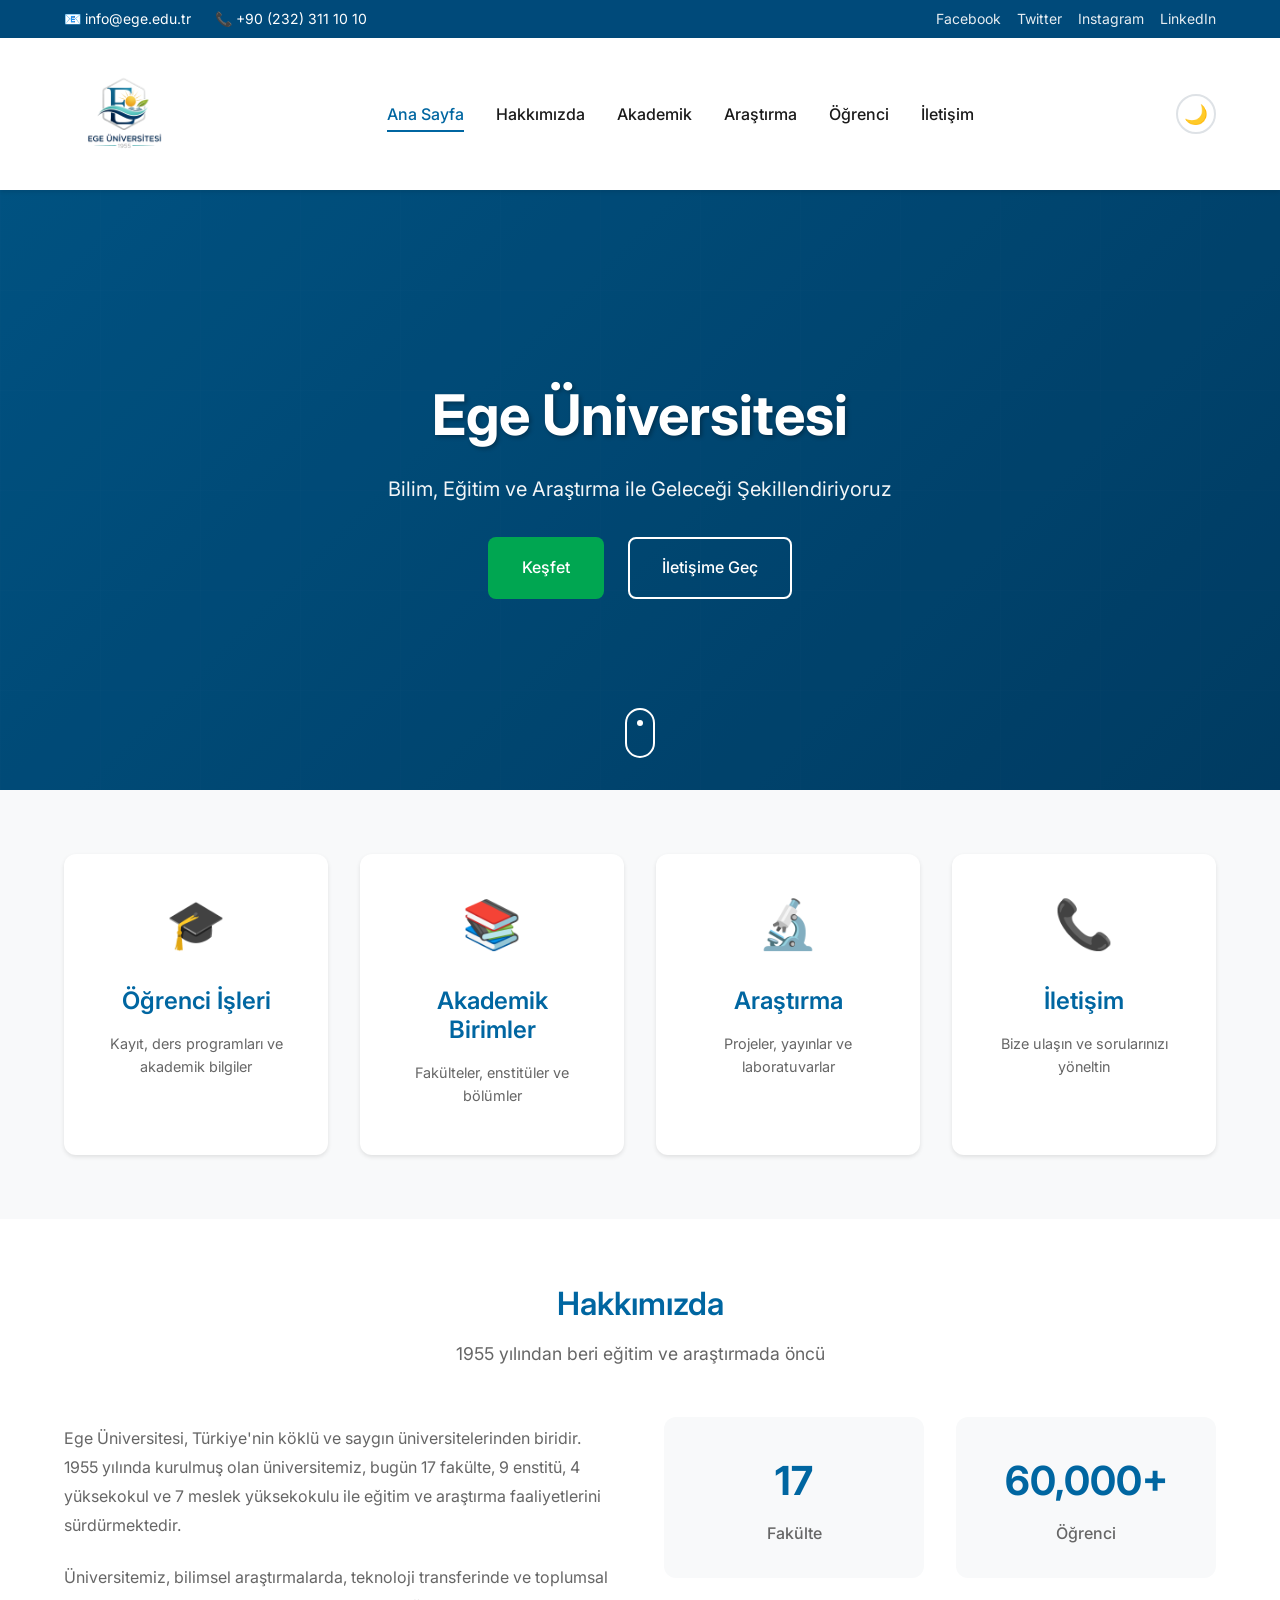
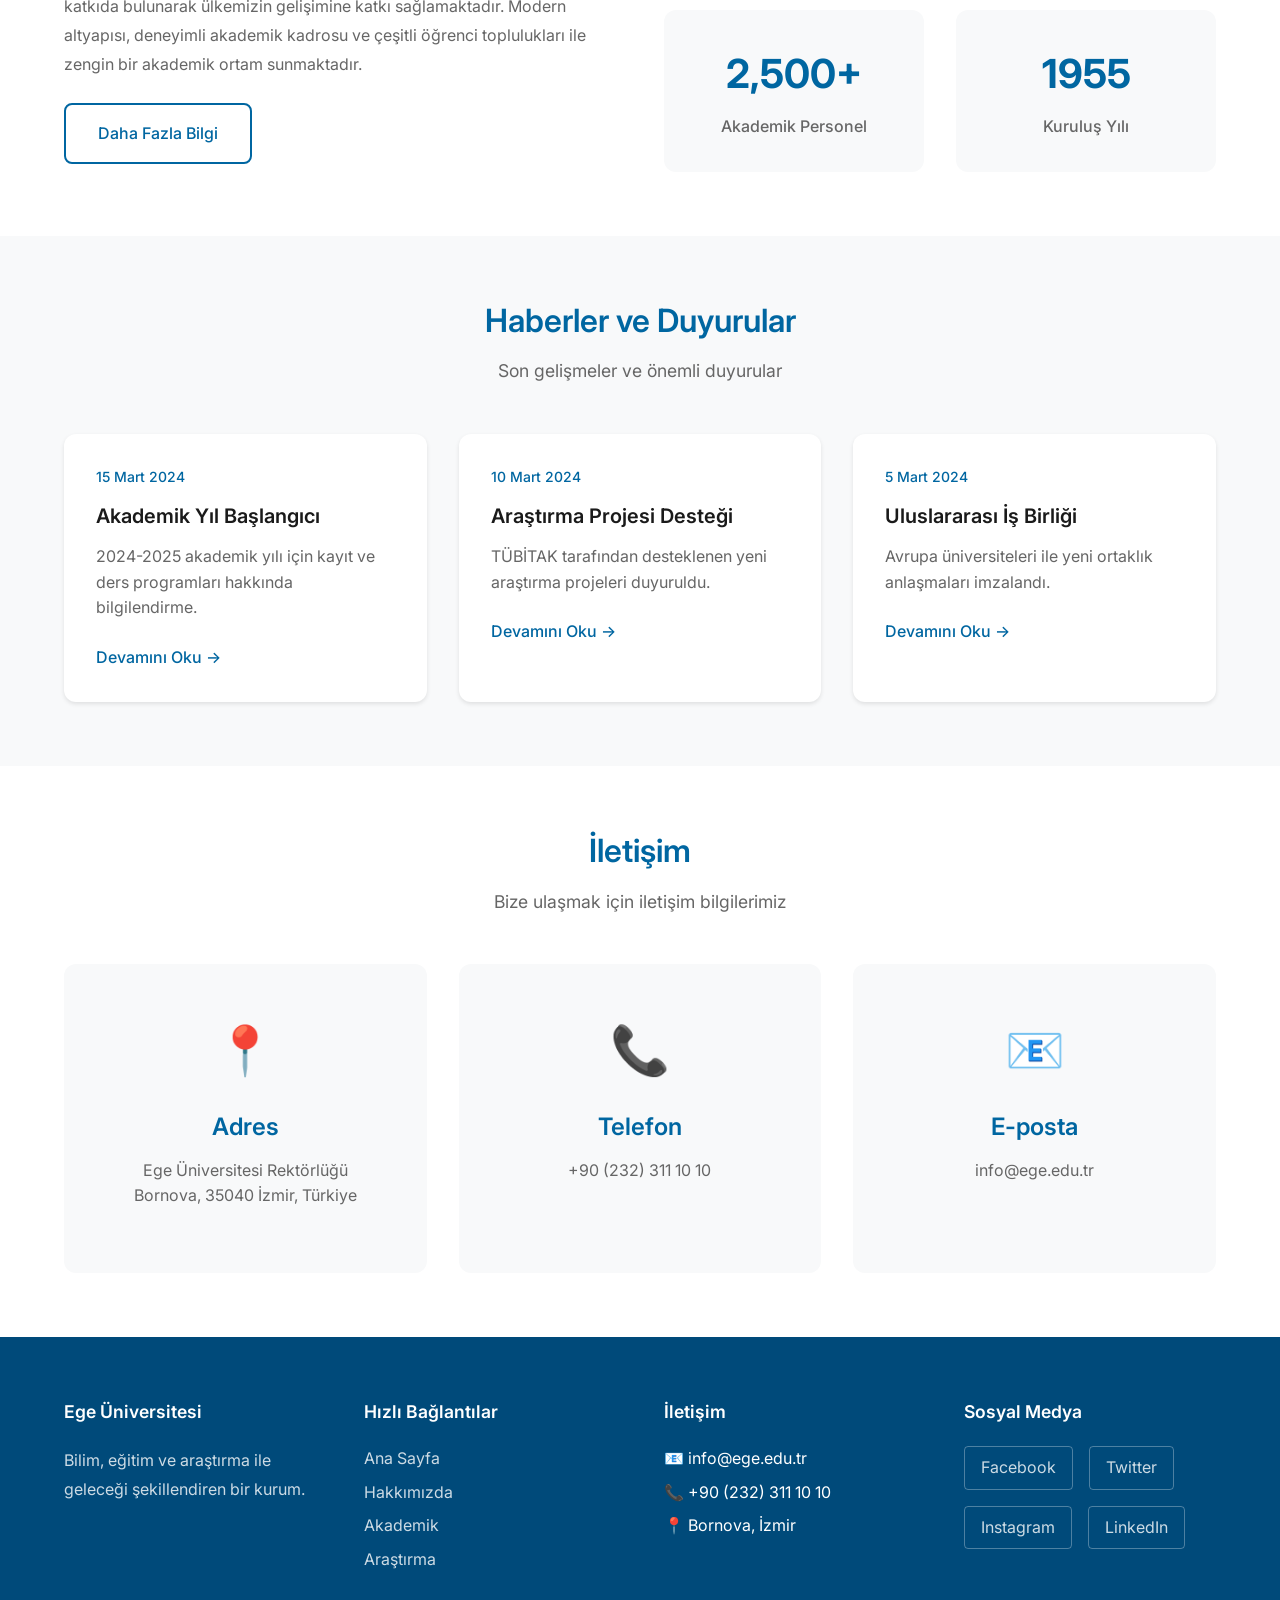
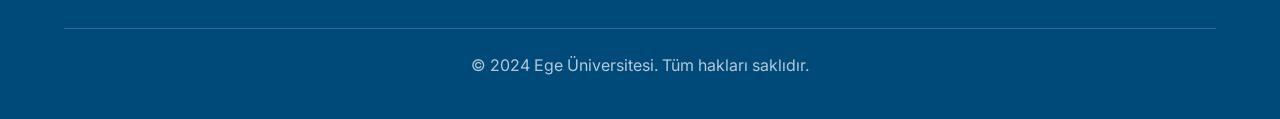
<file: egeWebSite/index.html>
<!DOCTYPE html>
<html lang="tr">
<head>
    <meta charset="UTF-8">
    <meta name="viewport" content="width=device-width, initial-scale=1.0">
    <meta name="description" content="Ege Üniversitesi - Bilim, Eğitim ve Araştırma">
    <title>Ege Üniversitesi | Ana Sayfa</title>
    <link rel="stylesheet" href="styles.css">
    <link rel="preconnect" href="https://fonts.googleapis.com">
    <link rel="preconnect" href="https://fonts.gstatic.com" crossorigin>
    <link href="https://fonts.googleapis.com/css2?family=Inter:wght@300;400;500;600;700&display=swap" rel="stylesheet">
</head>
<body class="light-mode">
    <!-- Üst Bilgi Çubuğu -->
    <div class="top-bar">
        <div class="container">
            <div class="top-bar-content">
                <div class="contact-info">
                    <span>📧 info@ege.edu.tr</span>
                    <span>📞 +90 (232) 311 10 10</span>
                </div>
                <div class="social-links">
                    <a href="#" aria-label="Facebook">Facebook</a>
                    <a href="#" aria-label="Twitter">Twitter</a>
                    <a href="#" aria-label="Instagram">Instagram</a>
                    <a href="#" aria-label="LinkedIn">LinkedIn</a>
                </div>
            </div>
        </div>
    </div>

    <!-- Ana Navigasyon -->
    <header class="main-header">
        <div class="container">
            <nav class="navbar">
                <div class="logo">
                    <img src="logo.png" alt="Ege Üniversitesi Logo" onerror="this.style.display='none'; this.nextElementSibling.style.display='block';">
                    <span class="logo-text" style="display:none;">EGE ÜNİVERSİTESİ</span>
                </div>
                <ul class="nav-menu" id="navMenu">
                    <li><a href="index.html" class="active">Ana Sayfa</a></li>
                    <li><a href="hakkimizda.html">Hakkımızda</a></li>
                    <li><a href="akademik.html">Akademik</a></li>
                    <li><a href="arastirma.html">Araştırma</a></li>
                    <li><a href="ogrenci.html">Öğrenci</a></li>
                    <li><a href="#iletisim">İletişim</a></li>
                </ul>
                <div class="header-actions">
                    <button class="dark-mode-toggle" aria-label="Karanlık Mod" id="darkModeToggle" title="Karanlık Modu Aç/Kapat">
                        <span class="dark-mode-icon">🌙</span>
                        <span class="light-mode-icon">☀️</span>
                    </button>
                    <button class="menu-toggle" aria-label="Menü" id="menuToggle">
                        <span></span>
                        <span></span>
                        <span></span>
                    </button>
                </div>
            </nav>
        </div>
    </header>

    <!-- Hero Section -->
    <section class="hero">
        <div class="hero-overlay"></div>
        <div class="hero-content">
            <h1 class="hero-title">Ege Üniversitesi</h1>
            <p class="hero-subtitle">Bilim, Eğitim ve Araştırma ile Geleceği Şekillendiriyoruz</p>
            <div class="hero-buttons">
                <a href="#hakkimizda" class="btn btn-primary">Keşfet</a>
                <a href="#iletisim" class="btn btn-secondary">İletişime Geç</a>
            </div>
        </div>
        <div class="scroll-indicator">
            <span></span>
        </div>
    </section>

    <!-- Hızlı Erişim -->
    <section class="quick-access">
        <div class="container">
            <div class="quick-access-grid">
                <a href="#ogrenci" class="quick-access-item">
                    <div class="quick-access-icon">🎓</div>
                    <h3>Öğrenci İşleri</h3>
                    <p>Kayıt, ders programları ve akademik bilgiler</p>
                </a>
                <a href="#akademik" class="quick-access-item">
                    <div class="quick-access-icon">📚</div>
                    <h3>Akademik Birimler</h3>
                    <p>Fakülteler, enstitüler ve bölümler</p>
                </a>
                <a href="#arastirma" class="quick-access-item">
                    <div class="quick-access-icon">🔬</div>
                    <h3>Araştırma</h3>
                    <p>Projeler, yayınlar ve laboratuvarlar</p>
                </a>
                <a href="#iletisim" class="quick-access-item">
                    <div class="quick-access-icon">📞</div>
                    <h3>İletişim</h3>
                    <p>Bize ulaşın ve sorularınızı yöneltin</p>
                </a>
            </div>
        </div>
    </section>

    <!-- Hakkımızda Özet -->
    <section class="about-section" id="hakkimizda">
        <div class="container">
            <div class="section-header">
                <h2>Hakkımızda</h2>
                <p class="section-subtitle">1955 yılından beri eğitim ve araştırmada öncü</p>
            </div>
            <div class="about-content">
                <div class="about-text">
                    <p>Ege Üniversitesi, Türkiye'nin köklü ve saygın üniversitelerinden biridir. 1955 yılında kurulmuş olan üniversitemiz, bugün 17 fakülte, 9 enstitü, 4 yüksekokul ve 7 meslek yüksekokulu ile eğitim ve araştırma faaliyetlerini sürdürmektedir.</p>
                    <p>Üniversitemiz, bilimsel araştırmalarda, teknoloji transferinde ve toplumsal katkıda bulunarak ülkemizin gelişimine katkı sağlamaktadır. Modern altyapısı, deneyimli akademik kadrosu ve çeşitli öğrenci toplulukları ile zengin bir akademik ortam sunmaktadır.</p>
                    <a href="hakkimizda.html" class="btn btn-outline">Daha Fazla Bilgi</a>
                </div>
                <div class="about-stats">
                    <div class="stat-item">
                        <div class="stat-number">17</div>
                        <div class="stat-label">Fakülte</div>
                    </div>
                    <div class="stat-item">
                        <div class="stat-number">60,000+</div>
                        <div class="stat-label">Öğrenci</div>
                    </div>
                    <div class="stat-item">
                        <div class="stat-number">2,500+</div>
                        <div class="stat-label">Akademik Personel</div>
                    </div>
                    <div class="stat-item">
                        <div class="stat-number">1955</div>
                        <div class="stat-label">Kuruluş Yılı</div>
                    </div>
                </div>
            </div>
        </div>
    </section>

    <!-- Haberler ve Duyurular -->
    <section class="news-section">
        <div class="container">
            <div class="section-header">
                <h2>Haberler ve Duyurular</h2>
                <p class="section-subtitle">Son gelişmeler ve önemli duyurular</p>
            </div>
            <div class="news-grid">
                <article class="news-card">
                    <div class="news-date">15 Mart 2024</div>
                    <h3>Akademik Yıl Başlangıcı</h3>
                    <p>2024-2025 akademik yılı için kayıt ve ders programları hakkında bilgilendirme.</p>
                    <a href="#" class="news-link">Devamını Oku →</a>
                </article>
                <article class="news-card">
                    <div class="news-date">10 Mart 2024</div>
                    <h3>Araştırma Projesi Desteği</h3>
                    <p>TÜBİTAK tarafından desteklenen yeni araştırma projeleri duyuruldu.</p>
                    <a href="#" class="news-link">Devamını Oku →</a>
                </article>
                <article class="news-card">
                    <div class="news-date">5 Mart 2024</div>
                    <h3>Uluslararası İş Birliği</h3>
                    <p>Avrupa üniversiteleri ile yeni ortaklık anlaşmaları imzalandı.</p>
                    <a href="#" class="news-link">Devamını Oku →</a>
                </article>
            </div>
        </div>
    </section>

    <!-- İletişim Bilgileri -->
    <section class="contact-section" id="iletisim">
        <div class="container">
            <div class="section-header">
                <h2>İletişim</h2>
                <p class="section-subtitle">Bize ulaşmak için iletişim bilgilerimiz</p>
            </div>
            <div class="contact-grid">
                <div class="contact-info-card">
                    <div class="contact-icon">📍</div>
                    <h3>Adres</h3>
                    <p>Ege Üniversitesi Rektörlüğü<br>
                    Bornova, 35040 İzmir, Türkiye</p>
                </div>
                <div class="contact-info-card">
                    <div class="contact-icon">📞</div>
                    <h3>Telefon</h3>
                    <p>+90 (232) 311 10 10</p>
                </div>
                <div class="contact-info-card">
                    <div class="contact-icon">📧</div>
                    <h3>E-posta</h3>
                    <p>info@ege.edu.tr</p>
                </div>
            </div>
        </div>
    </section>

    <!-- Footer -->
    <footer class="main-footer">
        <div class="container">
            <div class="footer-content">
                <div class="footer-section">
                    <h4>Ege Üniversitesi</h4>
                    <p>Bilim, eğitim ve araştırma ile geleceği şekillendiren bir kurum.</p>
                </div>
                <div class="footer-section">
                    <h4>Hızlı Bağlantılar</h4>
                    <ul>
                        <li><a href="index.html">Ana Sayfa</a></li>
                        <li><a href="hakkimizda.html">Hakkımızda</a></li>
                        <li><a href="#akademik">Akademik</a></li>
                        <li><a href="#arastirma">Araştırma</a></li>
                    </ul>
                </div>
                <div class="footer-section">
                    <h4>İletişim</h4>
                    <ul>
                        <li>📧 info@ege.edu.tr</li>
                        <li>📞 +90 (232) 311 10 10</li>
                        <li>📍 Bornova, İzmir</li>
                    </ul>
                </div>
                <div class="footer-section">
                    <h4>Sosyal Medya</h4>
                    <div class="footer-social">
                        <a href="#" aria-label="Facebook">Facebook</a>
                        <a href="#" aria-label="Twitter">Twitter</a>
                        <a href="#" aria-label="Instagram">Instagram</a>
                        <a href="#" aria-label="LinkedIn">LinkedIn</a>
                    </div>
                </div>
            </div>
            <div class="footer-bottom">
                <p>&copy; 2024 Ege Üniversitesi. Tüm hakları saklıdır.</p>
            </div>
        </div>
    </footer>

    <script src="script.js"></script>
</body>
</html>
</file>
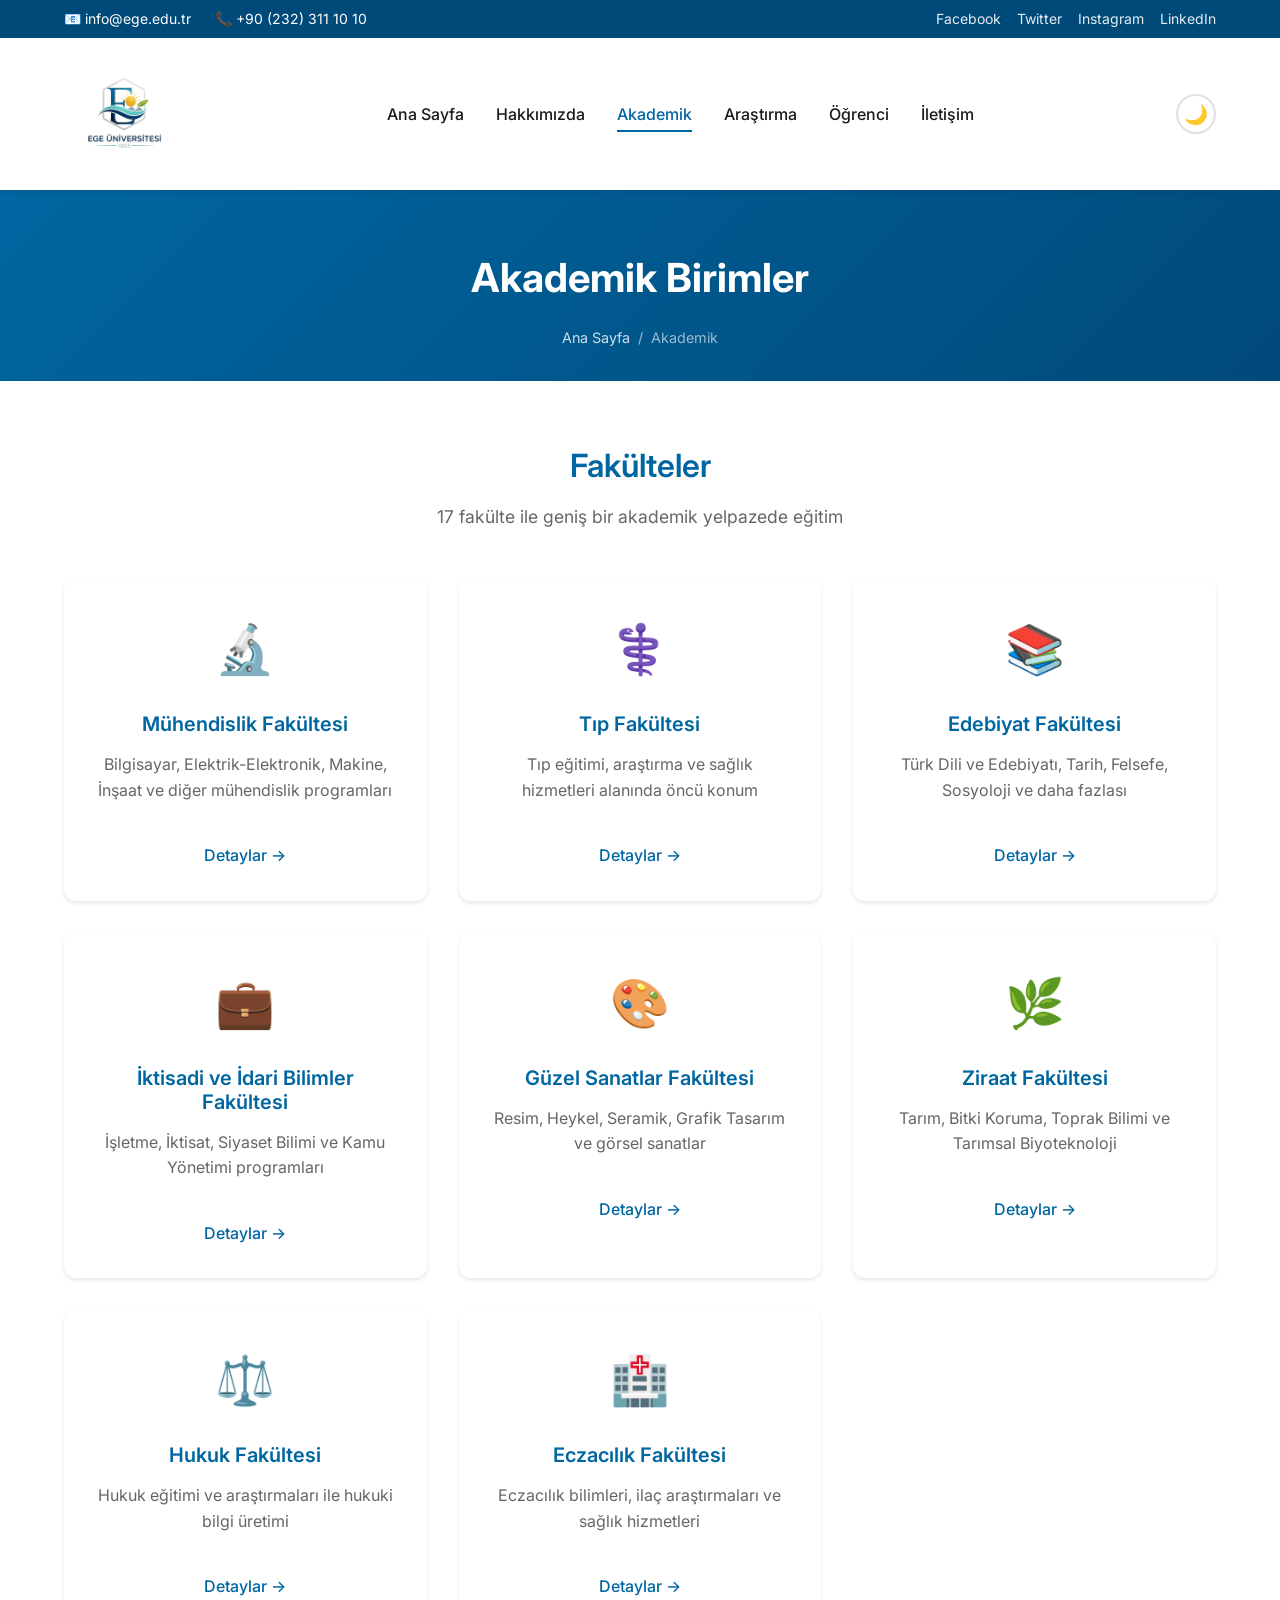
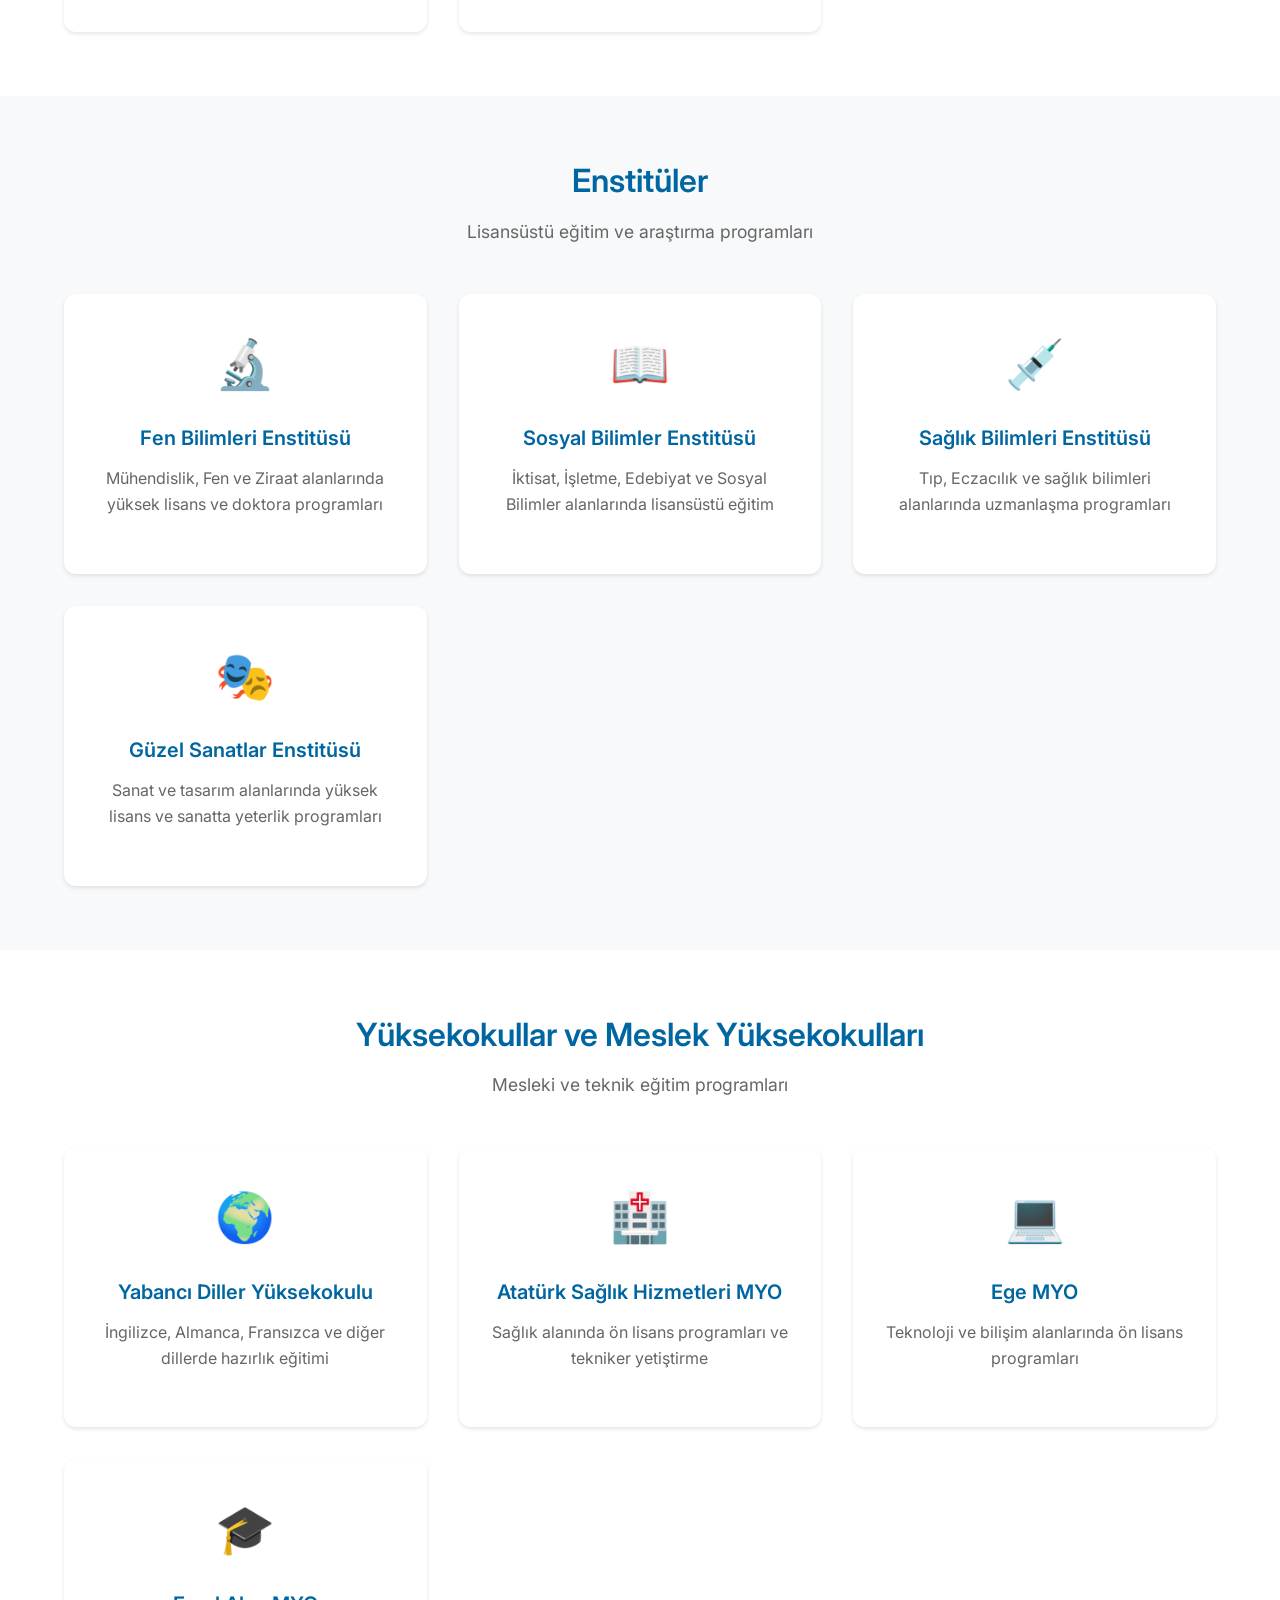
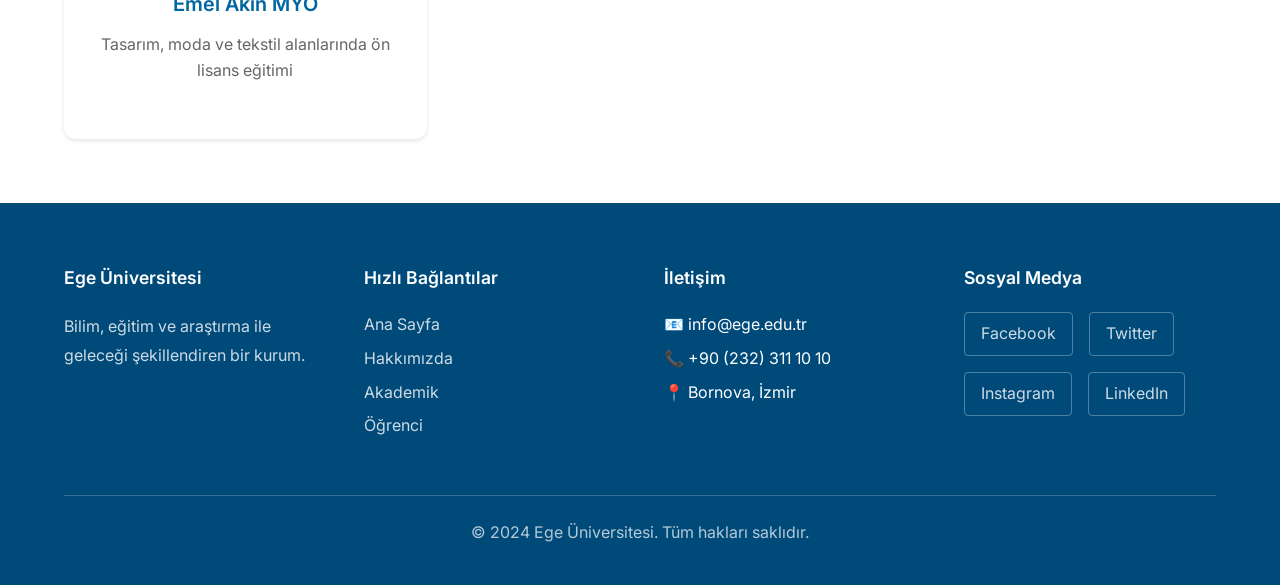
<file: egeWebSite/akademik.html>
<!DOCTYPE html>
<html lang="tr">
<head>
    <meta charset="UTF-8">
    <meta name="viewport" content="width=device-width, initial-scale=1.0">
    <meta name="description" content="Ege Üniversitesi Akademik Birimler - Fakülteler, Enstitüler, Yüksekokullar">
    <title>Akademik | Ege Üniversitesi</title>
    <link rel="stylesheet" href="styles.css">
    <link rel="preconnect" href="https://fonts.googleapis.com">
    <link rel="preconnect" href="https://fonts.gstatic.com" crossorigin>
    <link href="https://fonts.googleapis.com/css2?family=Inter:wght@300;400;500;600;700&display=swap" rel="stylesheet">
</head>
<body class="light-mode">
    <!-- Üst Bilgi Çubuğu -->
    <div class="top-bar">
        <div class="container">
            <div class="top-bar-content">
                <div class="contact-info">
                    <span>📧 info@ege.edu.tr</span>
                    <span>📞 +90 (232) 311 10 10</span>
                </div>
                <div class="social-links">
                    <a href="#" aria-label="Facebook">Facebook</a>
                    <a href="#" aria-label="Twitter">Twitter</a>
                    <a href="#" aria-label="Instagram">Instagram</a>
                    <a href="#" aria-label="LinkedIn">LinkedIn</a>
                </div>
            </div>
        </div>
    </div>

    <!-- Ana Navigasyon -->
    <header class="main-header">
        <div class="container">
            <nav class="navbar">
                <div class="logo">
                    <img src="logo.png" alt="Ege Üniversitesi Logo" onerror="this.style.display='none'; this.nextElementSibling.style.display='block';">
                    <span class="logo-text" style="display:none;">EGE ÜNİVERSİTESİ</span>
                </div>
                <ul class="nav-menu" id="navMenu">
                    <li><a href="index.html">Ana Sayfa</a></li>
                    <li><a href="hakkimizda.html">Hakkımızda</a></li>
                    <li><a href="akademik.html" class="active">Akademik</a></li>
                    <li><a href="arastirma.html">Araştırma</a></li>
                    <li><a href="ogrenci.html">Öğrenci</a></li>
                    <li><a href="index.html#iletisim">İletişim</a></li>
                </ul>
                <div class="header-actions">
                    <button class="dark-mode-toggle" aria-label="Karanlık Mod" id="darkModeToggle" title="Karanlık Modu Aç/Kapat">
                        <span class="dark-mode-icon">🌙</span>
                        <span class="light-mode-icon">☀️</span>
                    </button>
                    <button class="menu-toggle" aria-label="Menü" id="menuToggle">
                        <span></span>
                        <span></span>
                        <span></span>
                    </button>
                </div>
            </nav>
        </div>
    </header>

    <!-- Sayfa Başlığı -->
    <section class="page-header">
        <div class="container">
            <h1>Akademik Birimler</h1>
            <nav class="breadcrumb">
                <a href="index.html">Ana Sayfa</a>
                <span>/</span>
                <span>Akademik</span>
            </nav>
        </div>
    </section>

    <!-- Fakülteler -->
    <section class="content-section">
        <div class="container">
            <div class="section-header">
                <h2>Fakülteler</h2>
                <p class="section-subtitle">17 fakülte ile geniş bir akademik yelpazede eğitim</p>
            </div>
            <div class="academic-grid">
                <div class="academic-card">
                    <div class="academic-icon">🔬</div>
                    <h3>Mühendislik Fakültesi</h3>
                    <p>Bilgisayar, Elektrik-Elektronik, Makine, İnşaat ve diğer mühendislik programları</p>
                    <a href="#" class="academic-link">Detaylar →</a>
                </div>
                <div class="academic-card">
                    <div class="academic-icon">⚕️</div>
                    <h3>Tıp Fakültesi</h3>
                    <p>Tıp eğitimi, araştırma ve sağlık hizmetleri alanında öncü konum</p>
                    <a href="#" class="academic-link">Detaylar →</a>
                </div>
                <div class="academic-card">
                    <div class="academic-icon">📚</div>
                    <h3>Edebiyat Fakültesi</h3>
                    <p>Türk Dili ve Edebiyatı, Tarih, Felsefe, Sosyoloji ve daha fazlası</p>
                    <a href="#" class="academic-link">Detaylar →</a>
                </div>
                <div class="academic-card">
                    <div class="academic-icon">💼</div>
                    <h3>İktisadi ve İdari Bilimler Fakültesi</h3>
                    <p>İşletme, İktisat, Siyaset Bilimi ve Kamu Yönetimi programları</p>
                    <a href="#" class="academic-link">Detaylar →</a>
                </div>
                <div class="academic-card">
                    <div class="academic-icon">🎨</div>
                    <h3>Güzel Sanatlar Fakültesi</h3>
                    <p>Resim, Heykel, Seramik, Grafik Tasarım ve görsel sanatlar</p>
                    <a href="#" class="academic-link">Detaylar →</a>
                </div>
                <div class="academic-card">
                    <div class="academic-icon">🌿</div>
                    <h3>Ziraat Fakültesi</h3>
                    <p>Tarım, Bitki Koruma, Toprak Bilimi ve Tarımsal Biyoteknoloji</p>
                    <a href="#" class="academic-link">Detaylar →</a>
                </div>
                <div class="academic-card">
                    <div class="academic-icon">⚖️</div>
                    <h3>Hukuk Fakültesi</h3>
                    <p>Hukuk eğitimi ve araştırmaları ile hukuki bilgi üretimi</p>
                    <a href="#" class="academic-link">Detaylar →</a>
                </div>
                <div class="academic-card">
                    <div class="academic-icon">🏥</div>
                    <h3>Eczacılık Fakültesi</h3>
                    <p>Eczacılık bilimleri, ilaç araştırmaları ve sağlık hizmetleri</p>
                    <a href="#" class="academic-link">Detaylar →</a>
                </div>
            </div>
        </div>
    </section>

    <!-- Enstitüler -->
    <section class="content-section" style="background-color: var(--bg-light);">
        <div class="container">
            <div class="section-header">
                <h2>Enstitüler</h2>
                <p class="section-subtitle">Lisansüstü eğitim ve araştırma programları</p>
            </div>
            <div class="academic-grid">
                <div class="academic-card">
                    <div class="academic-icon">🔬</div>
                    <h3>Fen Bilimleri Enstitüsü</h3>
                    <p>Mühendislik, Fen ve Ziraat alanlarında yüksek lisans ve doktora programları</p>
                </div>
                <div class="academic-card">
                    <div class="academic-icon">📖</div>
                    <h3>Sosyal Bilimler Enstitüsü</h3>
                    <p>İktisat, İşletme, Edebiyat ve Sosyal Bilimler alanlarında lisansüstü eğitim</p>
                </div>
                <div class="academic-card">
                    <div class="academic-icon">💉</div>
                    <h3>Sağlık Bilimleri Enstitüsü</h3>
                    <p>Tıp, Eczacılık ve sağlık bilimleri alanlarında uzmanlaşma programları</p>
                </div>
                <div class="academic-card">
                    <div class="academic-icon">🎭</div>
                    <h3>Güzel Sanatlar Enstitüsü</h3>
                    <p>Sanat ve tasarım alanlarında yüksek lisans ve sanatta yeterlik programları</p>
                </div>
            </div>
        </div>
    </section>

    <!-- Yüksekokullar -->
    <section class="content-section">
        <div class="container">
            <div class="section-header">
                <h2>Yüksekokullar ve Meslek Yüksekokulları</h2>
                <p class="section-subtitle">Mesleki ve teknik eğitim programları</p>
            </div>
            <div class="academic-grid">
                <div class="academic-card">
                    <div class="academic-icon">🌍</div>
                    <h3>Yabancı Diller Yüksekokulu</h3>
                    <p>İngilizce, Almanca, Fransızca ve diğer dillerde hazırlık eğitimi</p>
                </div>
                <div class="academic-card">
                    <div class="academic-icon">🏥</div>
                    <h3>Atatürk Sağlık Hizmetleri MYO</h3>
                    <p>Sağlık alanında ön lisans programları ve tekniker yetiştirme</p>
                </div>
                <div class="academic-card">
                    <div class="academic-icon">💻</div>
                    <h3>Ege MYO</h3>
                    <p>Teknoloji ve bilişim alanlarında ön lisans programları</p>
                </div>
                <div class="academic-card">
                    <div class="academic-icon">🎓</div>
                    <h3>Emel Akın MYO</h3>
                    <p>Tasarım, moda ve tekstil alanlarında ön lisans eğitimi</p>
                </div>
            </div>
        </div>
    </section>

    <!-- Footer -->
    <footer class="main-footer">
        <div class="container">
            <div class="footer-content">
                <div class="footer-section">
                    <h4>Ege Üniversitesi</h4>
                    <p>Bilim, eğitim ve araştırma ile geleceği şekillendiren bir kurum.</p>
                </div>
                <div class="footer-section">
                    <h4>Hızlı Bağlantılar</h4>
                    <ul>
                        <li><a href="index.html">Ana Sayfa</a></li>
                        <li><a href="hakkimizda.html">Hakkımızda</a></li>
                        <li><a href="akademik.html">Akademik</a></li>
                        <li><a href="ogrenci.html">Öğrenci</a></li>
                    </ul>
                </div>
                <div class="footer-section">
                    <h4>İletişim</h4>
                    <ul>
                        <li>📧 info@ege.edu.tr</li>
                        <li>📞 +90 (232) 311 10 10</li>
                        <li>📍 Bornova, İzmir</li>
                    </ul>
                </div>
                <div class="footer-section">
                    <h4>Sosyal Medya</h4>
                    <div class="footer-social">
                        <a href="#" aria-label="Facebook">Facebook</a>
                        <a href="#" aria-label="Twitter">Twitter</a>
                        <a href="#" aria-label="Instagram">Instagram</a>
                        <a href="#" aria-label="LinkedIn">LinkedIn</a>
                    </div>
                </div>
            </div>
            <div class="footer-bottom">
                <p>&copy; 2024 Ege Üniversitesi. Tüm hakları saklıdır.</p>
            </div>
        </div>
    </footer>

    <script src="script.js"></script>
</body>
</html>
</file>
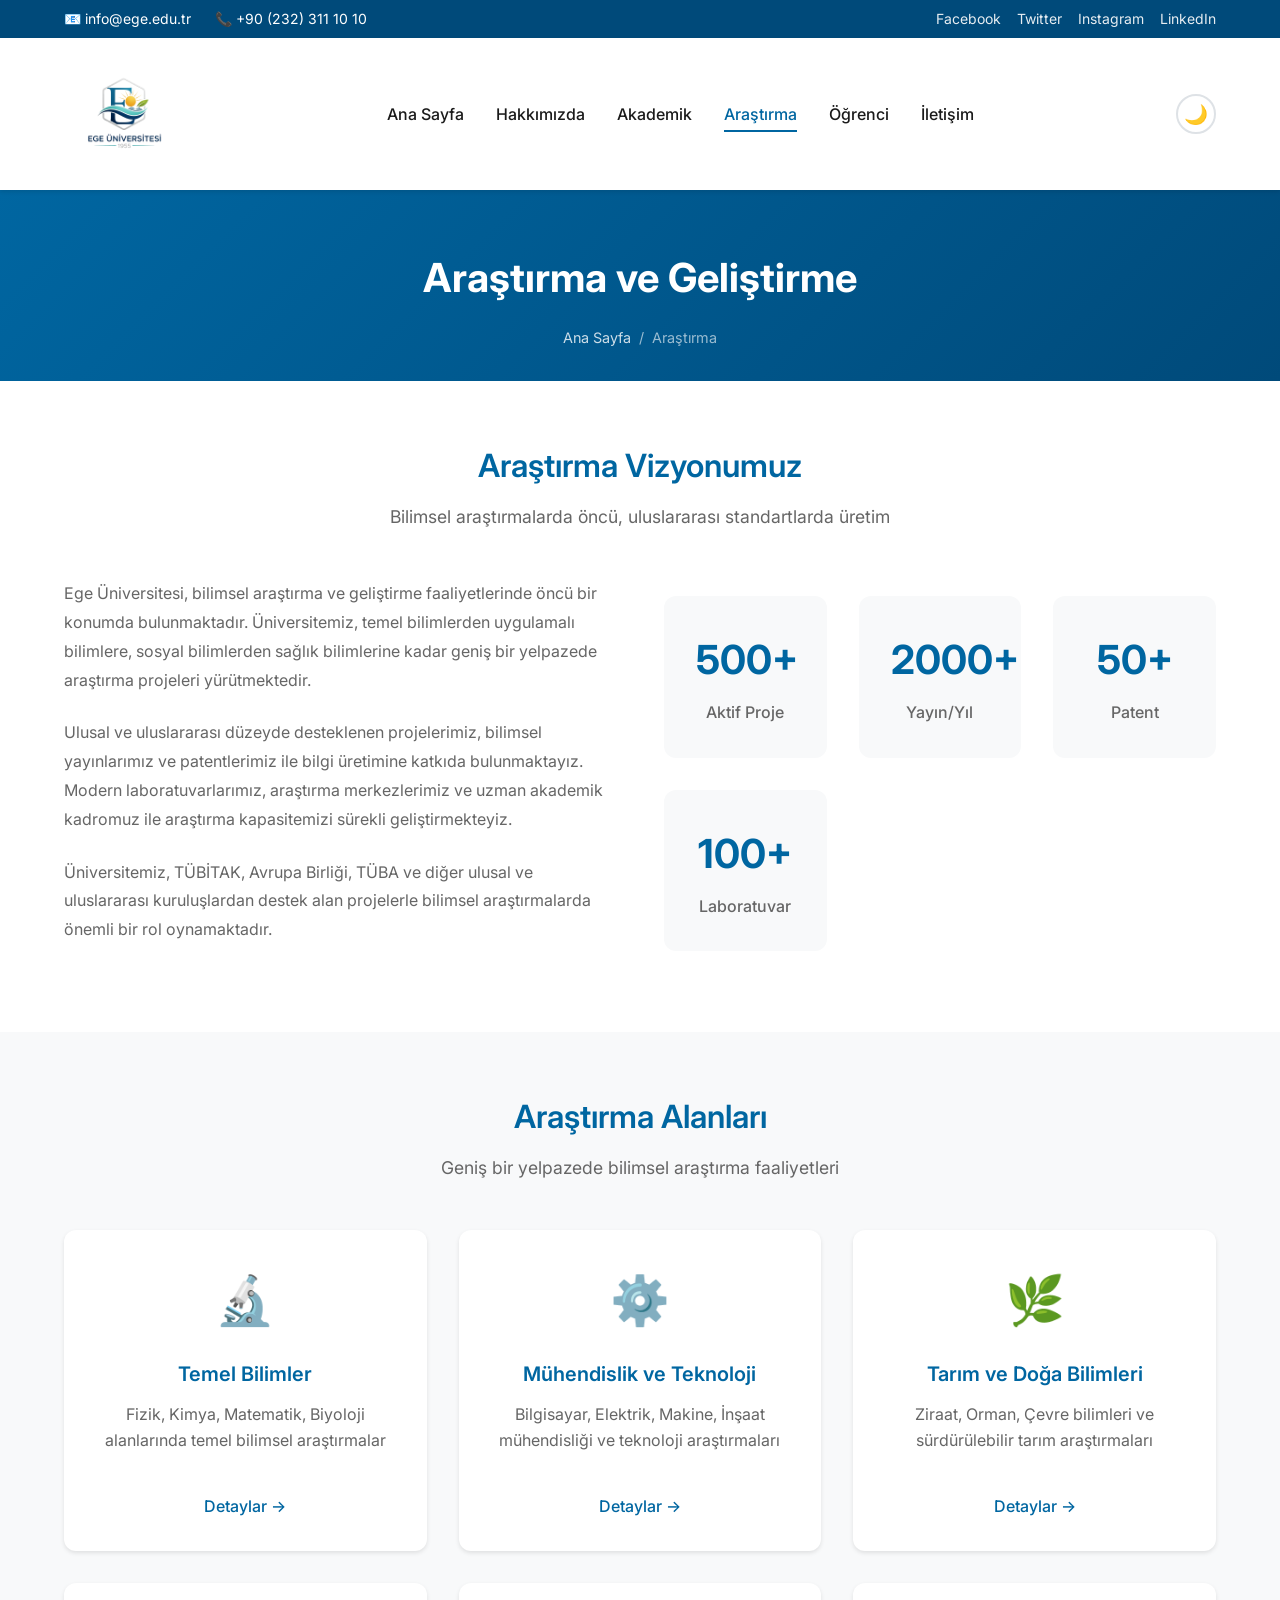
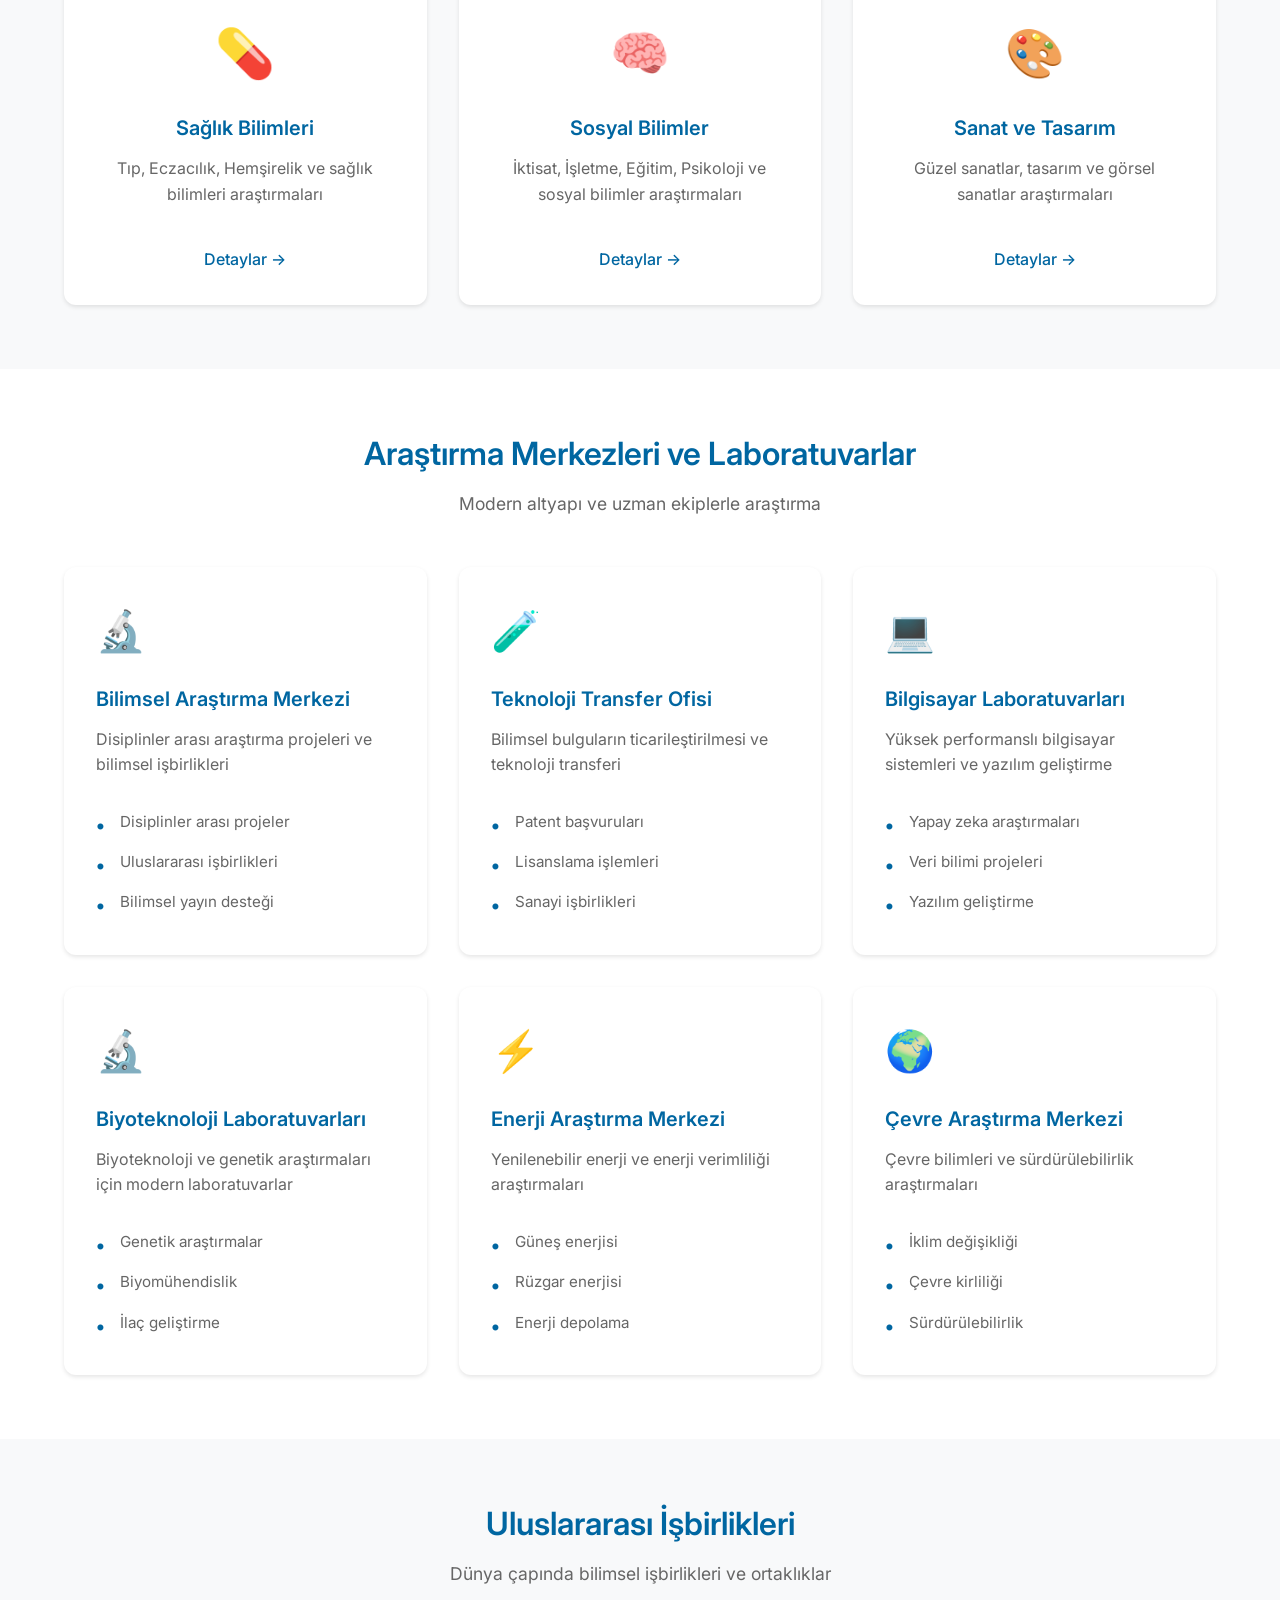
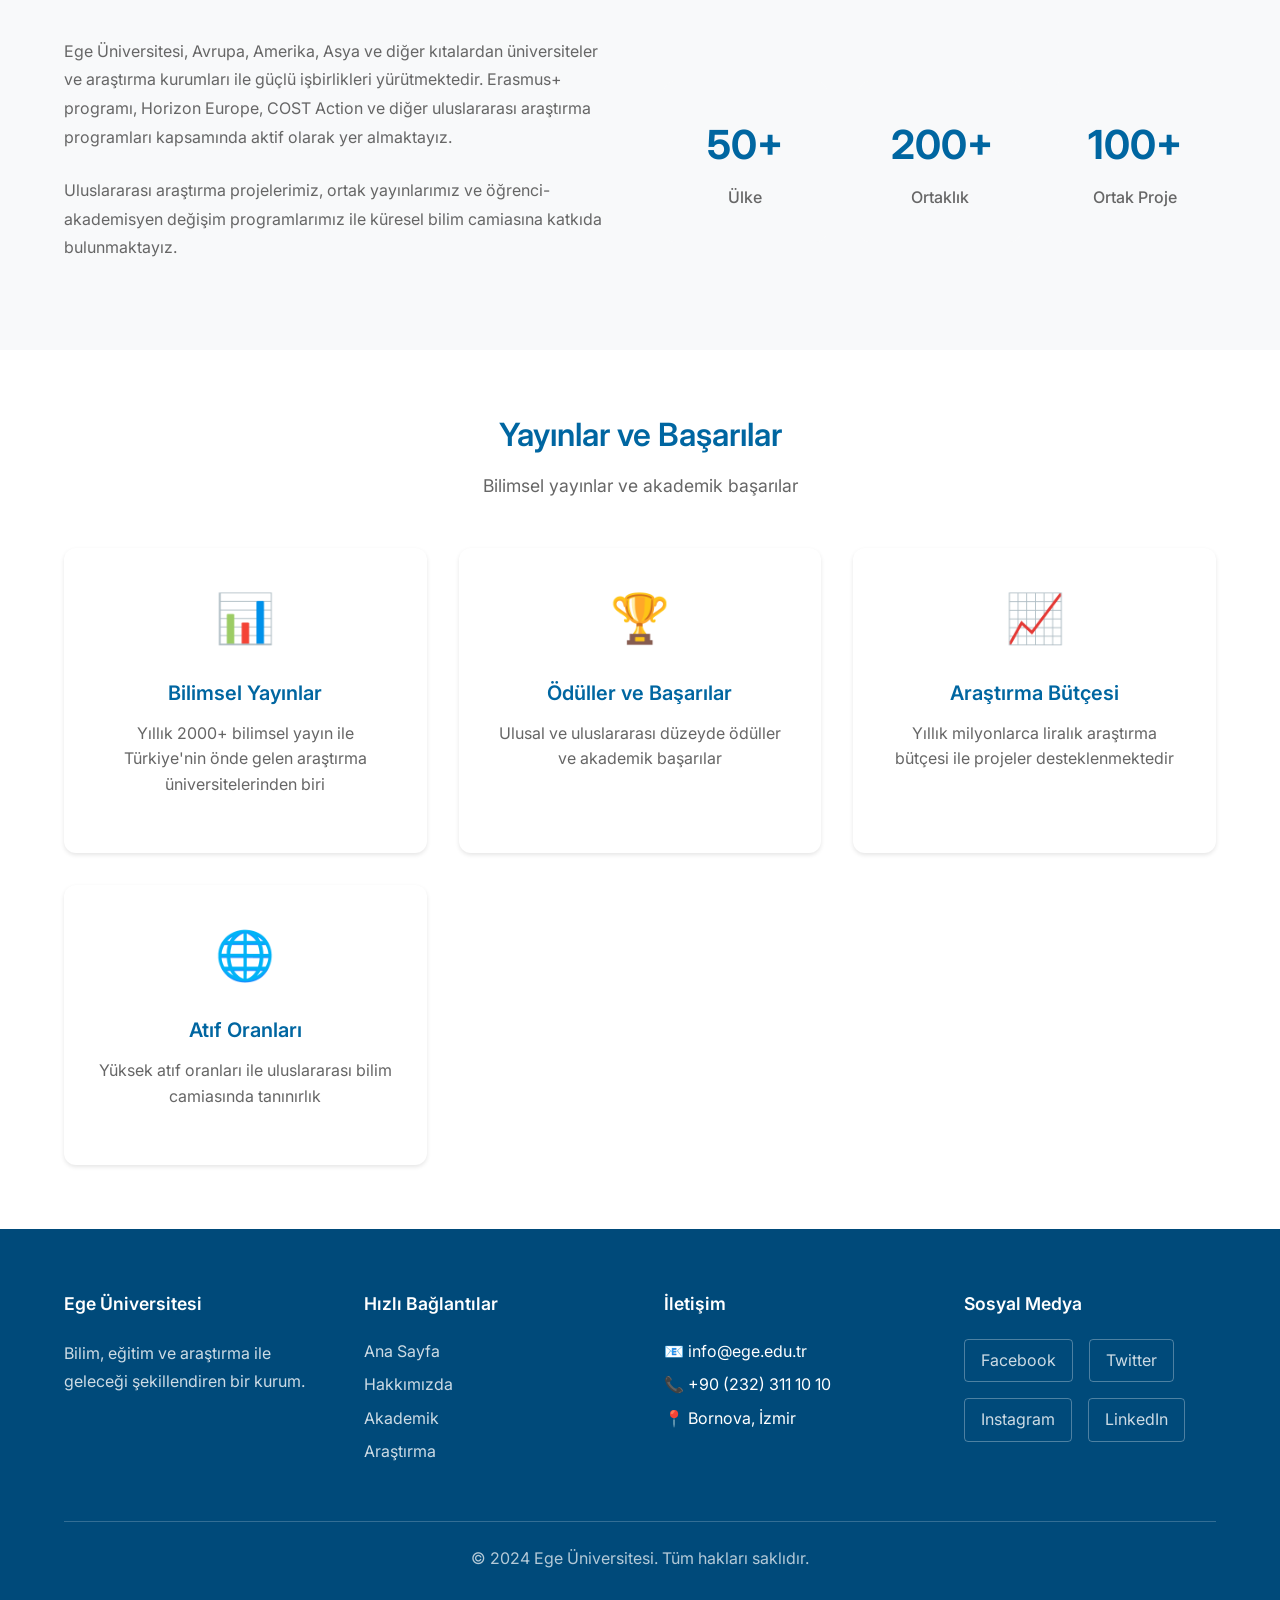
<file: egeWebSite/arastirma.html>
<!DOCTYPE html>
<html lang="tr">
<head>
    <meta charset="UTF-8">
    <meta name="viewport" content="width=device-width, initial-scale=1.0">
    <meta name="description" content="Ege Üniversitesi Araştırma - Projeler, Laboratuvarlar, Yayınlar">
    <title>Araştırma | Ege Üniversitesi</title>
    <link rel="stylesheet" href="styles.css">
    <link rel="preconnect" href="https://fonts.googleapis.com">
    <link rel="preconnect" href="https://fonts.gstatic.com" crossorigin>
    <link href="https://fonts.googleapis.com/css2?family=Inter:wght@300;400;500;600;700&display=swap" rel="stylesheet">
</head>
<body class="light-mode">
    <!-- Üst Bilgi Çubuğu -->
    <div class="top-bar">
        <div class="container">
            <div class="top-bar-content">
                <div class="contact-info">
                    <span>📧 info@ege.edu.tr</span>
                    <span>📞 +90 (232) 311 10 10</span>
                </div>
                <div class="social-links">
                    <a href="#" aria-label="Facebook">Facebook</a>
                    <a href="#" aria-label="Twitter">Twitter</a>
                    <a href="#" aria-label="Instagram">Instagram</a>
                    <a href="#" aria-label="LinkedIn">LinkedIn</a>
                </div>
            </div>
        </div>
    </div>

    <!-- Ana Navigasyon -->
    <header class="main-header">
        <div class="container">
            <nav class="navbar">
                <div class="logo">
                    <img src="logo.png" alt="Ege Üniversitesi Logo" onerror="this.style.display='none'; this.nextElementSibling.style.display='block';">
                    <span class="logo-text" style="display:none;">EGE ÜNİVERSİTESİ</span>
                </div>
                <ul class="nav-menu" id="navMenu">
                    <li><a href="index.html">Ana Sayfa</a></li>
                    <li><a href="hakkimizda.html">Hakkımızda</a></li>
                    <li><a href="akademik.html">Akademik</a></li>
                    <li><a href="arastirma.html" class="active">Araştırma</a></li>
                    <li><a href="ogrenci.html">Öğrenci</a></li>
                    <li><a href="index.html#iletisim">İletişim</a></li>
                </ul>
                <div class="header-actions">
                    <button class="dark-mode-toggle" aria-label="Karanlık Mod" id="darkModeToggle" title="Karanlık Modu Aç/Kapat">
                        <span class="dark-mode-icon">🌙</span>
                        <span class="light-mode-icon">☀️</span>
                    </button>
                    <button class="menu-toggle" aria-label="Menü" id="menuToggle">
                        <span></span>
                        <span></span>
                        <span></span>
                    </button>
                </div>
            </nav>
        </div>
    </header>

    <!-- Sayfa Başlığı -->
    <section class="page-header">
        <div class="container">
            <h1>Araştırma ve Geliştirme</h1>
            <nav class="breadcrumb">
                <a href="index.html">Ana Sayfa</a>
                <span>/</span>
                <span>Araştırma</span>
            </nav>
        </div>
    </section>

    <!-- Araştırma Özet -->
    <section class="content-section">
        <div class="container">
            <div class="section-header">
                <h2>Araştırma Vizyonumuz</h2>
                <p class="section-subtitle">Bilimsel araştırmalarda öncü, uluslararası standartlarda üretim</p>
            </div>
            <div class="content-wrapper">
                <div class="content-text">
                    <p>Ege Üniversitesi, bilimsel araştırma ve geliştirme faaliyetlerinde öncü bir konumda bulunmaktadır. Üniversitemiz, temel bilimlerden uygulamalı bilimlere, sosyal bilimlerden sağlık bilimlerine kadar geniş bir yelpazede araştırma projeleri yürütmektedir.</p>
                    <p>Ulusal ve uluslararası düzeyde desteklenen projelerimiz, bilimsel yayınlarımız ve patentlerimiz ile bilgi üretimine katkıda bulunmaktayız. Modern laboratuvarlarımız, araştırma merkezlerimiz ve uzman akademik kadromuz ile araştırma kapasitemizi sürekli geliştirmekteyiz.</p>
                    <p>Üniversitemiz, TÜBİTAK, Avrupa Birliği, TÜBA ve diğer ulusal ve uluslararası kuruluşlardan destek alan projelerle bilimsel araştırmalarda önemli bir rol oynamaktadır.</p>
                </div>
                <div class="research-stats">
                    <div class="stat-item">
                        <div class="stat-number">500+</div>
                        <div class="stat-label">Aktif Proje</div>
                    </div>
                    <div class="stat-item">
                        <div class="stat-number">2000+</div>
                        <div class="stat-label">Yayın/Yıl</div>
                    </div>
                    <div class="stat-item">
                        <div class="stat-number">50+</div>
                        <div class="stat-label">Patent</div>
                    </div>
                    <div class="stat-item">
                        <div class="stat-number">100+</div>
                        <div class="stat-label">Laboratuvar</div>
                    </div>
                </div>
            </div>
        </div>
    </section>

    <!-- Araştırma Alanları -->
    <section class="content-section" style="background-color: var(--bg-light);">
        <div class="container">
            <div class="section-header">
                <h2>Araştırma Alanları</h2>
                <p class="section-subtitle">Geniş bir yelpazede bilimsel araştırma faaliyetleri</p>
            </div>
            <div class="academic-grid">
                <div class="academic-card">
                    <div class="academic-icon">🔬</div>
                    <h3>Temel Bilimler</h3>
                    <p>Fizik, Kimya, Matematik, Biyoloji alanlarında temel bilimsel araştırmalar</p>
                    <a href="#" class="academic-link">Detaylar →</a>
                </div>
                <div class="academic-card">
                    <div class="academic-icon">⚙️</div>
                    <h3>Mühendislik ve Teknoloji</h3>
                    <p>Bilgisayar, Elektrik, Makine, İnşaat mühendisliği ve teknoloji araştırmaları</p>
                    <a href="#" class="academic-link">Detaylar →</a>
                </div>
                <div class="academic-card">
                    <div class="academic-icon">🌿</div>
                    <h3>Tarım ve Doğa Bilimleri</h3>
                    <p>Ziraat, Orman, Çevre bilimleri ve sürdürülebilir tarım araştırmaları</p>
                    <a href="#" class="academic-link">Detaylar →</a>
                </div>
                <div class="academic-card">
                    <div class="academic-icon">💊</div>
                    <h3>Sağlık Bilimleri</h3>
                    <p>Tıp, Eczacılık, Hemşirelik ve sağlık bilimleri araştırmaları</p>
                    <a href="#" class="academic-link">Detaylar →</a>
                </div>
                <div class="academic-card">
                    <div class="academic-icon">🧠</div>
                    <h3>Sosyal Bilimler</h3>
                    <p>İktisat, İşletme, Eğitim, Psikoloji ve sosyal bilimler araştırmaları</p>
                    <a href="#" class="academic-link">Detaylar →</a>
                </div>
                <div class="academic-card">
                    <div class="academic-icon">🎨</div>
                    <h3>Sanat ve Tasarım</h3>
                    <p>Güzel sanatlar, tasarım ve görsel sanatlar araştırmaları</p>
                    <a href="#" class="academic-link">Detaylar →</a>
                </div>
            </div>
        </div>
    </section>

    <!-- Araştırma Merkezleri -->
    <section class="content-section">
        <div class="container">
            <div class="section-header">
                <h2>Araştırma Merkezleri ve Laboratuvarlar</h2>
                <p class="section-subtitle">Modern altyapı ve uzman ekiplerle araştırma</p>
            </div>
            <div class="services-grid">
                <div class="service-card">
                    <div class="service-icon">🔬</div>
                    <h3>Bilimsel Araştırma Merkezi</h3>
                    <p>Disiplinler arası araştırma projeleri ve bilimsel işbirlikleri</p>
                    <ul class="service-list">
                        <li>Disiplinler arası projeler</li>
                        <li>Uluslararası işbirlikleri</li>
                        <li>Bilimsel yayın desteği</li>
                    </ul>
                </div>
                <div class="service-card">
                    <div class="service-icon">🧪</div>
                    <h3>Teknoloji Transfer Ofisi</h3>
                    <p>Bilimsel bulguların ticarileştirilmesi ve teknoloji transferi</p>
                    <ul class="service-list">
                        <li>Patent başvuruları</li>
                        <li>Lisanslama işlemleri</li>
                        <li>Sanayi işbirlikleri</li>
                    </ul>
                </div>
                <div class="service-card">
                    <div class="service-icon">💻</div>
                    <h3>Bilgisayar Laboratuvarları</h3>
                    <p>Yüksek performanslı bilgisayar sistemleri ve yazılım geliştirme</p>
                    <ul class="service-list">
                        <li>Yapay zeka araştırmaları</li>
                        <li>Veri bilimi projeleri</li>
                        <li>Yazılım geliştirme</li>
                    </ul>
                </div>
                <div class="service-card">
                    <div class="service-icon">🔬</div>
                    <h3>Biyoteknoloji Laboratuvarları</h3>
                    <p>Biyoteknoloji ve genetik araştırmaları için modern laboratuvarlar</p>
                    <ul class="service-list">
                        <li>Genetik araştırmalar</li>
                        <li>Biyomühendislik</li>
                        <li>İlaç geliştirme</li>
                    </ul>
                </div>
                <div class="service-card">
                    <div class="service-icon">⚡</div>
                    <h3>Enerji Araştırma Merkezi</h3>
                    <p>Yenilenebilir enerji ve enerji verimliliği araştırmaları</p>
                    <ul class="service-list">
                        <li>Güneş enerjisi</li>
                        <li>Rüzgar enerjisi</li>
                        <li>Enerji depolama</li>
                    </ul>
                </div>
                <div class="service-card">
                    <div class="service-icon">🌍</div>
                    <h3>Çevre Araştırma Merkezi</h3>
                    <p>Çevre bilimleri ve sürdürülebilirlik araştırmaları</p>
                    <ul class="service-list">
                        <li>İklim değişikliği</li>
                        <li>Çevre kirliliği</li>
                        <li>Sürdürülebilirlik</li>
                    </ul>
                </div>
            </div>
        </div>
    </section>

    <!-- Uluslararası İşbirlikleri -->
    <section class="content-section" style="background-color: var(--bg-light);">
        <div class="container">
            <div class="section-header">
                <h2>Uluslararası İşbirlikleri</h2>
                <p class="section-subtitle">Dünya çapında bilimsel işbirlikleri ve ortaklıklar</p>
            </div>
            <div class="content-wrapper">
                <div class="content-text">
                    <p>Ege Üniversitesi, Avrupa, Amerika, Asya ve diğer kıtalardan üniversiteler ve araştırma kurumları ile güçlü işbirlikleri yürütmektedir. Erasmus+ programı, Horizon Europe, COST Action ve diğer uluslararası araştırma programları kapsamında aktif olarak yer almaktayız.</p>
                    <p>Uluslararası araştırma projelerimiz, ortak yayınlarımız ve öğrenci-akademisyen değişim programlarımız ile küresel bilim camiasına katkıda bulunmaktayız.</p>
                </div>
                <div class="international-stats">
                    <div class="stat-item">
                        <div class="stat-number">50+</div>
                        <div class="stat-label">Ülke</div>
                    </div>
                    <div class="stat-item">
                        <div class="stat-number">200+</div>
                        <div class="stat-label">Ortaklık</div>
                    </div>
                    <div class="stat-item">
                        <div class="stat-number">100+</div>
                        <div class="stat-label">Ortak Proje</div>
                    </div>
                </div>
            </div>
        </div>
    </section>

    <!-- Yayınlar ve Başarılar -->
    <section class="content-section">
        <div class="container">
            <div class="section-header">
                <h2>Yayınlar ve Başarılar</h2>
                <p class="section-subtitle">Bilimsel yayınlar ve akademik başarılar</p>
            </div>
            <div class="academic-grid">
                <div class="academic-card">
                    <div class="academic-icon">📊</div>
                    <h3>Bilimsel Yayınlar</h3>
                    <p>Yıllık 2000+ bilimsel yayın ile Türkiye'nin önde gelen araştırma üniversitelerinden biri</p>
                </div>
                <div class="academic-card">
                    <div class="academic-icon">🏆</div>
                    <h3>Ödüller ve Başarılar</h3>
                    <p>Ulusal ve uluslararası düzeyde ödüller ve akademik başarılar</p>
                </div>
                <div class="academic-card">
                    <div class="academic-icon">📈</div>
                    <h3>Araştırma Bütçesi</h3>
                    <p>Yıllık milyonlarca liralık araştırma bütçesi ile projeler desteklenmektedir</p>
                </div>
                <div class="academic-card">
                    <div class="academic-icon">🌐</div>
                    <h3>Atıf Oranları</h3>
                    <p>Yüksek atıf oranları ile uluslararası bilim camiasında tanınırlık</p>
                </div>
            </div>
        </div>
    </section>

    <!-- Footer -->
    <footer class="main-footer">
        <div class="container">
            <div class="footer-content">
                <div class="footer-section">
                    <h4>Ege Üniversitesi</h4>
                    <p>Bilim, eğitim ve araştırma ile geleceği şekillendiren bir kurum.</p>
                </div>
                <div class="footer-section">
                    <h4>Hızlı Bağlantılar</h4>
                    <ul>
                        <li><a href="index.html">Ana Sayfa</a></li>
                        <li><a href="hakkimizda.html">Hakkımızda</a></li>
                        <li><a href="akademik.html">Akademik</a></li>
                        <li><a href="arastirma.html">Araştırma</a></li>
                    </ul>
                </div>
                <div class="footer-section">
                    <h4>İletişim</h4>
                    <ul>
                        <li>📧 info@ege.edu.tr</li>
                        <li>📞 +90 (232) 311 10 10</li>
                        <li>📍 Bornova, İzmir</li>
                    </ul>
                </div>
                <div class="footer-section">
                    <h4>Sosyal Medya</h4>
                    <div class="footer-social">
                        <a href="#" aria-label="Facebook">Facebook</a>
                        <a href="#" aria-label="Twitter">Twitter</a>
                        <a href="#" aria-label="Instagram">Instagram</a>
                        <a href="#" aria-label="LinkedIn">LinkedIn</a>
                    </div>
                </div>
            </div>
            <div class="footer-bottom">
                <p>&copy; 2024 Ege Üniversitesi. Tüm hakları saklıdır.</p>
            </div>
        </div>
    </footer>

    <script src="script.js"></script>
</body>
</html>
</file>
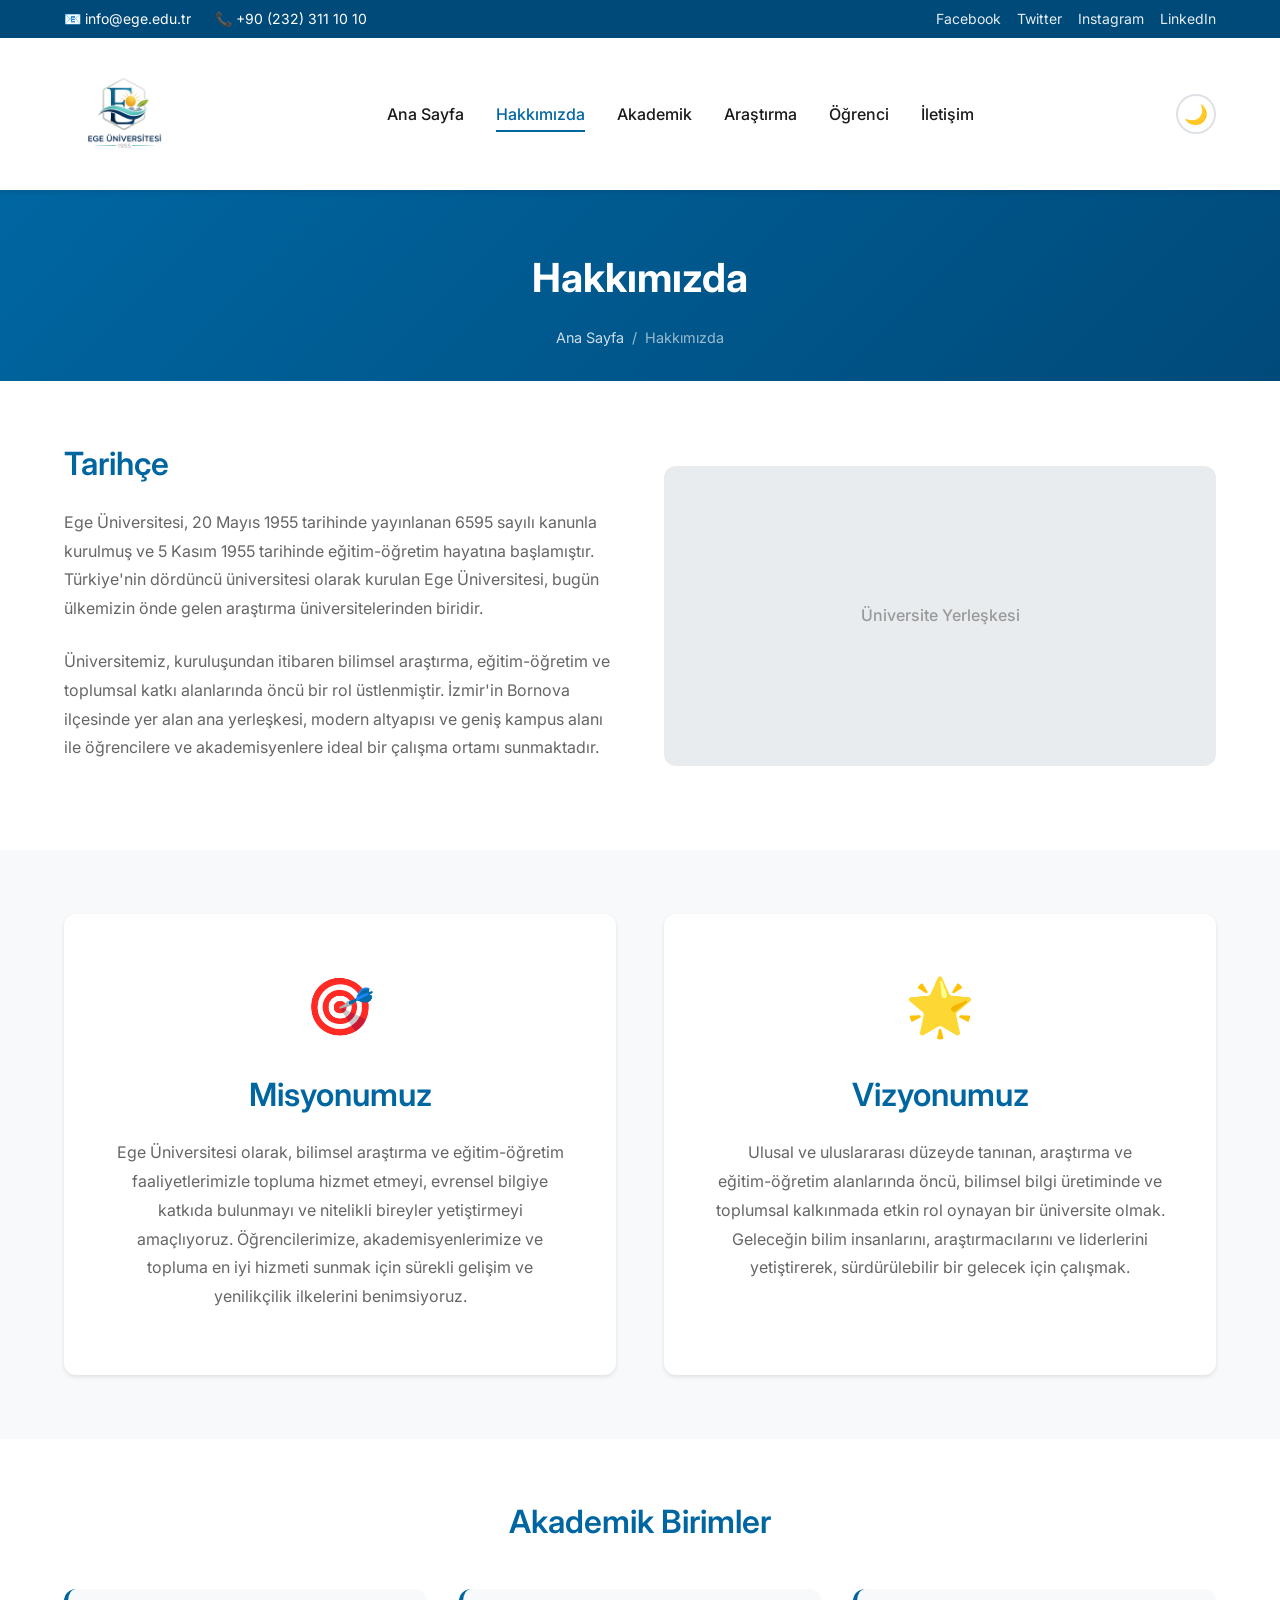
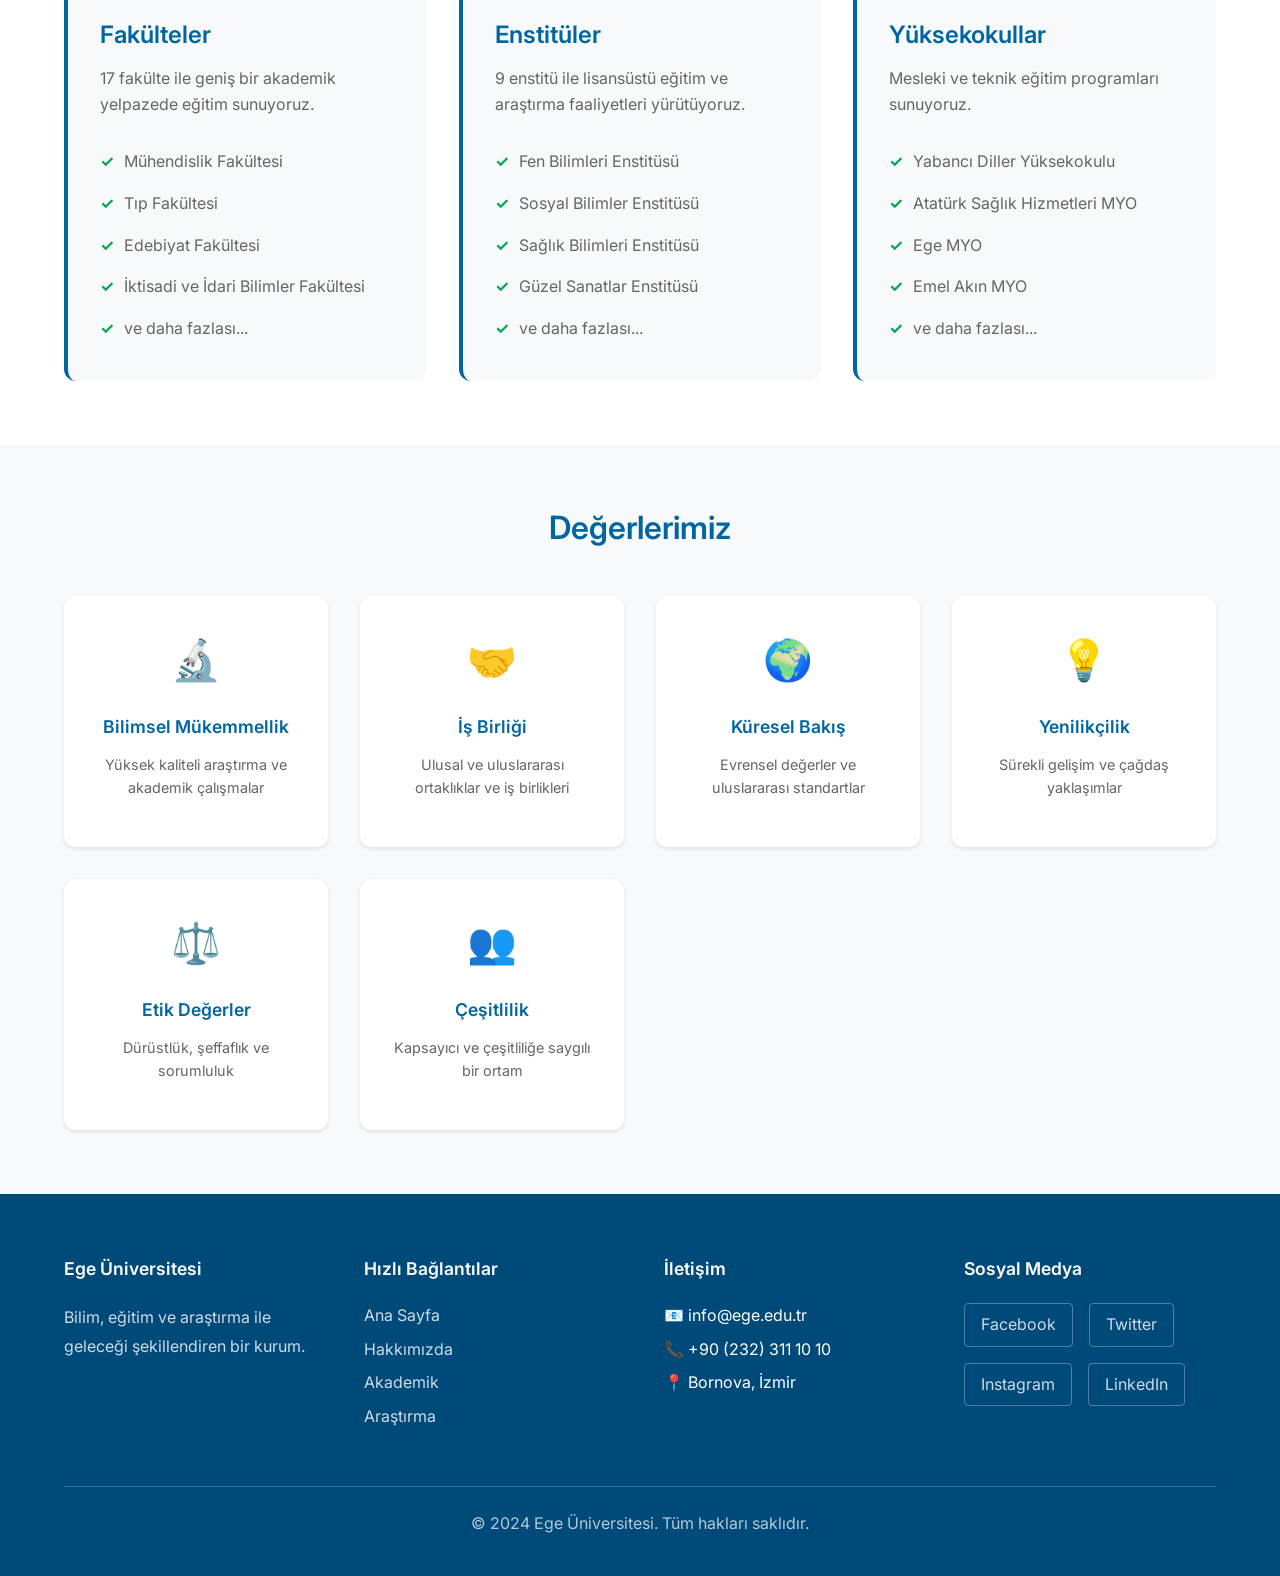
<file: egeWebSite/hakkimizda.html>
<!DOCTYPE html>
<html lang="tr">
<head>
    <meta charset="UTF-8">
    <meta name="viewport" content="width=device-width, initial-scale=1.0">
    <meta name="description" content="Ege Üniversitesi Hakkında - Tarihçe, Misyon, Vizyon">
    <title>Hakkımızda | Ege Üniversitesi</title>
    <link rel="stylesheet" href="styles.css">
    <link rel="preconnect" href="https://fonts.googleapis.com">
    <link rel="preconnect" href="https://fonts.gstatic.com" crossorigin>
    <link href="https://fonts.googleapis.com/css2?family=Inter:wght@300;400;500;600;700&display=swap" rel="stylesheet">
</head>
<body class="light-mode">
    <!-- Üst Bilgi Çubuğu -->
    <div class="top-bar">
        <div class="container">
            <div class="top-bar-content">
                <div class="contact-info">
                    <span>📧 info@ege.edu.tr</span>
                    <span>📞 +90 (232) 311 10 10</span>
                </div>
                <div class="social-links">
                    <a href="#" aria-label="Facebook">Facebook</a>
                    <a href="#" aria-label="Twitter">Twitter</a>
                    <a href="#" aria-label="Instagram">Instagram</a>
                    <a href="#" aria-label="LinkedIn">LinkedIn</a>
                </div>
            </div>
        </div>
    </div>

    <!-- Ana Navigasyon -->
    <header class="main-header">
        <div class="container">
            <nav class="navbar">
                <div class="logo">
                    <img src="logo.png" alt="Ege Üniversitesi Logo" onerror="this.style.display='none'; this.nextElementSibling.style.display='block';">
                    <span class="logo-text" style="display:none;">EGE ÜNİVERSİTESİ</span>
                </div>
                <ul class="nav-menu" id="navMenu">
                    <li><a href="index.html">Ana Sayfa</a></li>
                    <li><a href="hakkimizda.html" class="active">Hakkımızda</a></li>
                    <li><a href="akademik.html">Akademik</a></li>
                    <li><a href="arastirma.html">Araştırma</a></li>
                    <li><a href="ogrenci.html">Öğrenci</a></li>
                    <li><a href="index.html#iletisim">İletişim</a></li>
                </ul>
                <div class="header-actions">
                    <button class="dark-mode-toggle" aria-label="Karanlık Mod" id="darkModeToggle" title="Karanlık Modu Aç/Kapat">
                        <span class="dark-mode-icon">🌙</span>
                        <span class="light-mode-icon">☀️</span>
                    </button>
                    <button class="menu-toggle" aria-label="Menü" id="menuToggle">
                        <span></span>
                        <span></span>
                        <span></span>
                    </button>
                </div>
            </nav>
        </div>
    </header>

    <!-- Sayfa Başlığı -->
    <section class="page-header">
        <div class="container">
            <h1>Hakkımızda</h1>
            <nav class="breadcrumb">
                <a href="index.html">Ana Sayfa</a>
                <span>/</span>
                <span>Hakkımızda</span>
            </nav>
        </div>
    </section>

    <!-- Tarihçe -->
    <section class="content-section">
        <div class="container">
            <div class="content-wrapper">
                <div class="content-text">
                    <h2>Tarihçe</h2>
                    <p>Ege Üniversitesi, 20 Mayıs 1955 tarihinde yayınlanan 6595 sayılı kanunla kurulmuş ve 5 Kasım 1955 tarihinde eğitim-öğretim hayatına başlamıştır. Türkiye'nin dördüncü üniversitesi olarak kurulan Ege Üniversitesi, bugün ülkemizin önde gelen araştırma üniversitelerinden biridir.</p>
                    <p>Üniversitemiz, kuruluşundan itibaren bilimsel araştırma, eğitim-öğretim ve toplumsal katkı alanlarında öncü bir rol üstlenmiştir. İzmir'in Bornova ilçesinde yer alan ana yerleşkesi, modern altyapısı ve geniş kampus alanı ile öğrencilere ve akademisyenlere ideal bir çalışma ortamı sunmaktadır.</p>
                </div>
                <div class="content-image">
                    <div class="placeholder-image">Üniversite Yerleşkesi</div>
                </div>
            </div>
        </div>
    </section>

    <!-- Misyon ve Vizyon -->
    <section class="mission-vision">
        <div class="container">
            <div class="mv-grid">
                <div class="mv-card">
                    <div class="mv-icon">🎯</div>
                    <h2>Misyonumuz</h2>
                    <p>Ege Üniversitesi olarak, bilimsel araştırma ve eğitim-öğretim faaliyetlerimizle topluma hizmet etmeyi, evrensel bilgiye katkıda bulunmayı ve nitelikli bireyler yetiştirmeyi amaçlıyoruz. Öğrencilerimize, akademisyenlerimize ve topluma en iyi hizmeti sunmak için sürekli gelişim ve yenilikçilik ilkelerini benimsiyoruz.</p>
                </div>
                <div class="mv-card">
                    <div class="mv-icon">🌟</div>
                    <h2>Vizyonumuz</h2>
                    <p>Ulusal ve uluslararası düzeyde tanınan, araştırma ve eğitim-öğretim alanlarında öncü, bilimsel bilgi üretiminde ve toplumsal kalkınmada etkin rol oynayan bir üniversite olmak. Geleceğin bilim insanlarını, araştırmacılarını ve liderlerini yetiştirerek, sürdürülebilir bir gelecek için çalışmak.</p>
                </div>
            </div>
        </div>
    </section>

    <!-- Akademik Birimler -->
    <section class="academic-units">
        <div class="container">
            <h2>Akademik Birimler</h2>
            <div class="units-grid">
                <div class="unit-card">
                    <h3>Fakülteler</h3>
                    <p>17 fakülte ile geniş bir akademik yelpazede eğitim sunuyoruz.</p>
                    <ul>
                        <li>Mühendislik Fakültesi</li>
                        <li>Tıp Fakültesi</li>
                        <li>Edebiyat Fakültesi</li>
                        <li>İktisadi ve İdari Bilimler Fakültesi</li>
                        <li>ve daha fazlası...</li>
                    </ul>
                </div>
                <div class="unit-card">
                    <h3>Enstitüler</h3>
                    <p>9 enstitü ile lisansüstü eğitim ve araştırma faaliyetleri yürütüyoruz.</p>
                    <ul>
                        <li>Fen Bilimleri Enstitüsü</li>
                        <li>Sosyal Bilimler Enstitüsü</li>
                        <li>Sağlık Bilimleri Enstitüsü</li>
                        <li>Güzel Sanatlar Enstitüsü</li>
                        <li>ve daha fazlası...</li>
                    </ul>
                </div>
                <div class="unit-card">
                    <h3>Yüksekokullar</h3>
                    <p>Mesleki ve teknik eğitim programları sunuyoruz.</p>
                    <ul>
                        <li>Yabancı Diller Yüksekokulu</li>
                        <li>Atatürk Sağlık Hizmetleri MYO</li>
                        <li>Ege MYO</li>
                        <li>Emel Akın MYO</li>
                        <li>ve daha fazlası...</li>
                    </ul>
                </div>
            </div>
        </div>
    </section>

    <!-- Değerlerimiz -->
    <section class="values-section">
        <div class="container">
            <h2>Değerlerimiz</h2>
            <div class="values-grid">
                <div class="value-item">
                    <div class="value-icon">🔬</div>
                    <h3>Bilimsel Mükemmellik</h3>
                    <p>Yüksek kaliteli araştırma ve akademik çalışmalar</p>
                </div>
                <div class="value-item">
                    <div class="value-icon">🤝</div>
                    <h3>İş Birliği</h3>
                    <p>Ulusal ve uluslararası ortaklıklar ve iş birlikleri</p>
                </div>
                <div class="value-item">
                    <div class="value-icon">🌍</div>
                    <h3>Küresel Bakış</h3>
                    <p>Evrensel değerler ve uluslararası standartlar</p>
                </div>
                <div class="value-item">
                    <div class="value-icon">💡</div>
                    <h3>Yenilikçilik</h3>
                    <p>Sürekli gelişim ve çağdaş yaklaşımlar</p>
                </div>
                <div class="value-item">
                    <div class="value-icon">⚖️</div>
                    <h3>Etik Değerler</h3>
                    <p>Dürüstlük, şeffaflık ve sorumluluk</p>
                </div>
                <div class="value-item">
                    <div class="value-icon">👥</div>
                    <h3>Çeşitlilik</h3>
                    <p>Kapsayıcı ve çeşitliliğe saygılı bir ortam</p>
                </div>
            </div>
        </div>
    </section>

    <!-- Footer -->
    <footer class="main-footer">
        <div class="container">
            <div class="footer-content">
                <div class="footer-section">
                    <h4>Ege Üniversitesi</h4>
                    <p>Bilim, eğitim ve araştırma ile geleceği şekillendiren bir kurum.</p>
                </div>
                <div class="footer-section">
                    <h4>Hızlı Bağlantılar</h4>
                    <ul>
                        <li><a href="index.html">Ana Sayfa</a></li>
                        <li><a href="hakkimizda.html">Hakkımızda</a></li>
                        <li><a href="index.html#akademik">Akademik</a></li>
                        <li><a href="index.html#arastirma">Araştırma</a></li>
                    </ul>
                </div>
                <div class="footer-section">
                    <h4>İletişim</h4>
                    <ul>
                        <li>📧 info@ege.edu.tr</li>
                        <li>📞 +90 (232) 311 10 10</li>
                        <li>📍 Bornova, İzmir</li>
                    </ul>
                </div>
                <div class="footer-section">
                    <h4>Sosyal Medya</h4>
                    <div class="footer-social">
                        <a href="#" aria-label="Facebook">Facebook</a>
                        <a href="#" aria-label="Twitter">Twitter</a>
                        <a href="#" aria-label="Instagram">Instagram</a>
                        <a href="#" aria-label="LinkedIn">LinkedIn</a>
                    </div>
                </div>
            </div>
            <div class="footer-bottom">
                <p>&copy; 2024 Ege Üniversitesi. Tüm hakları saklıdır.</p>
            </div>
        </div>
    </footer>

    <script src="script.js"></script>
</body>
</html>
</file>
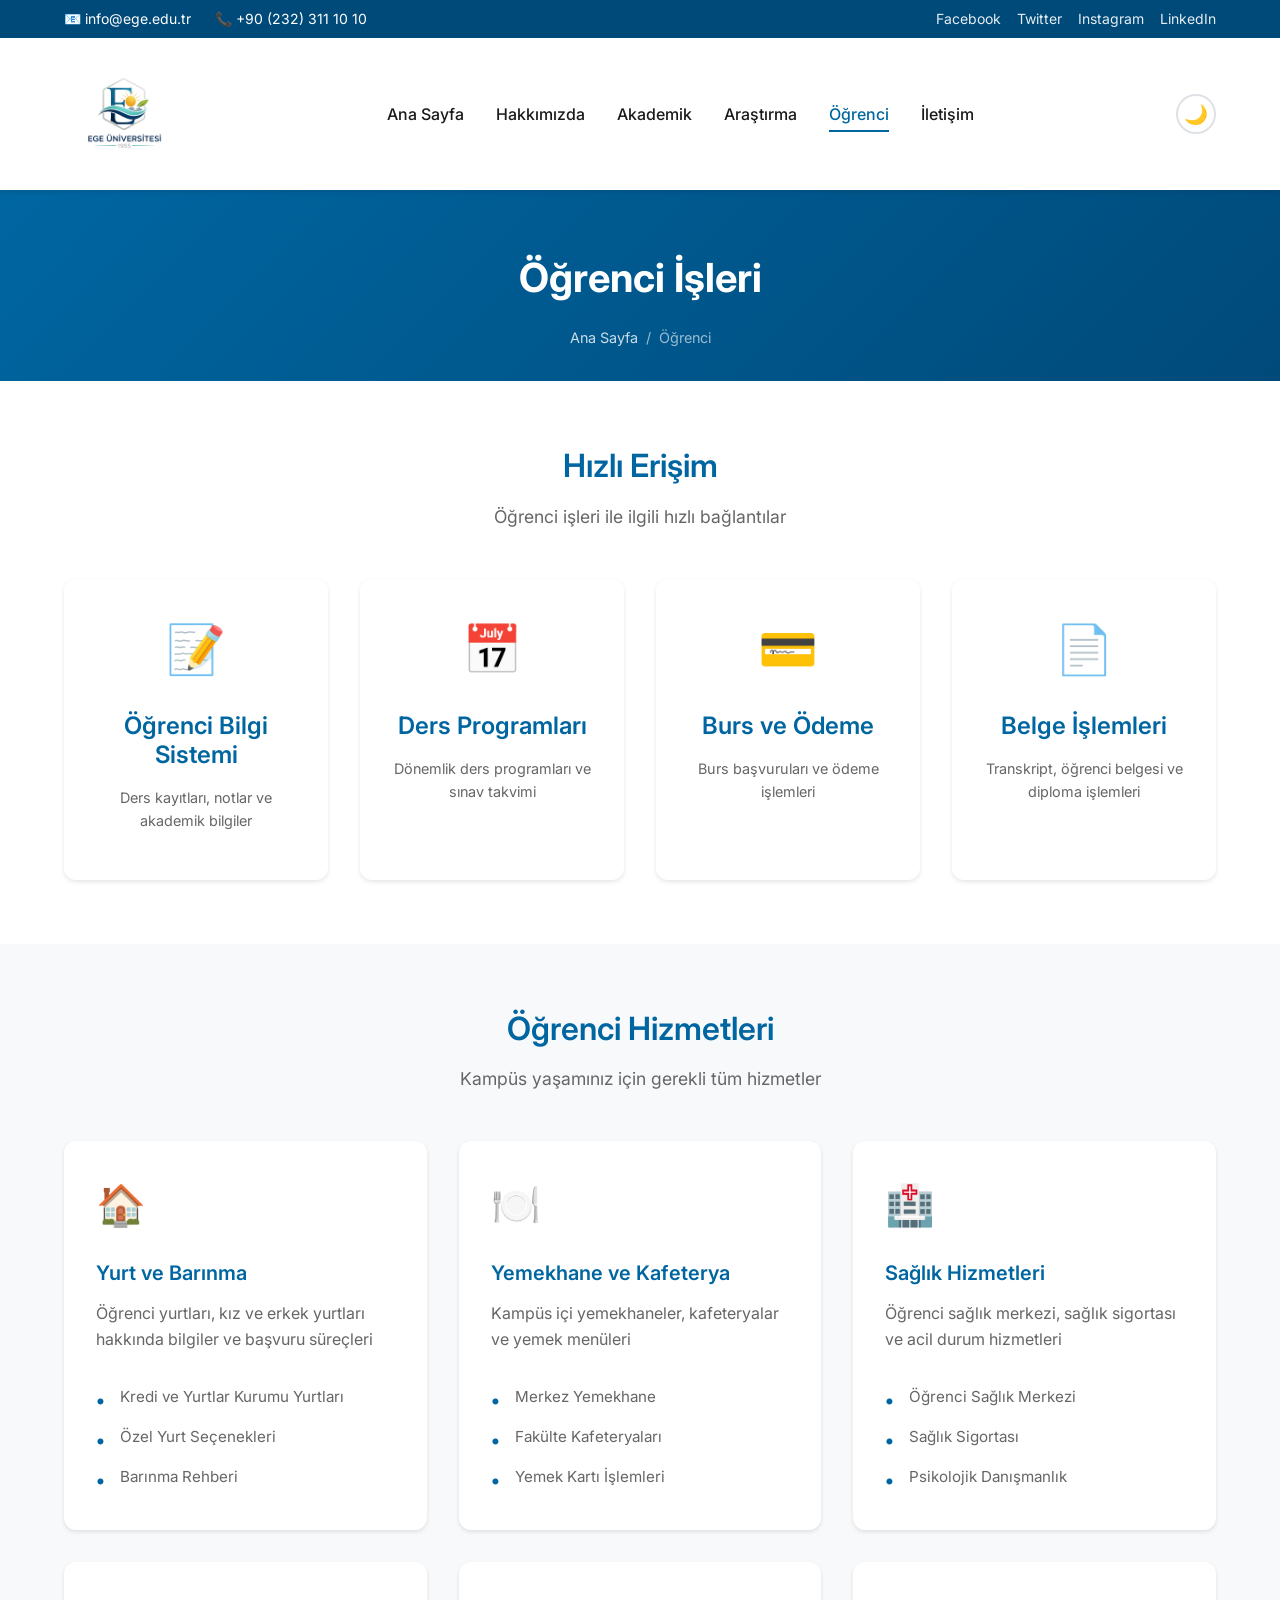
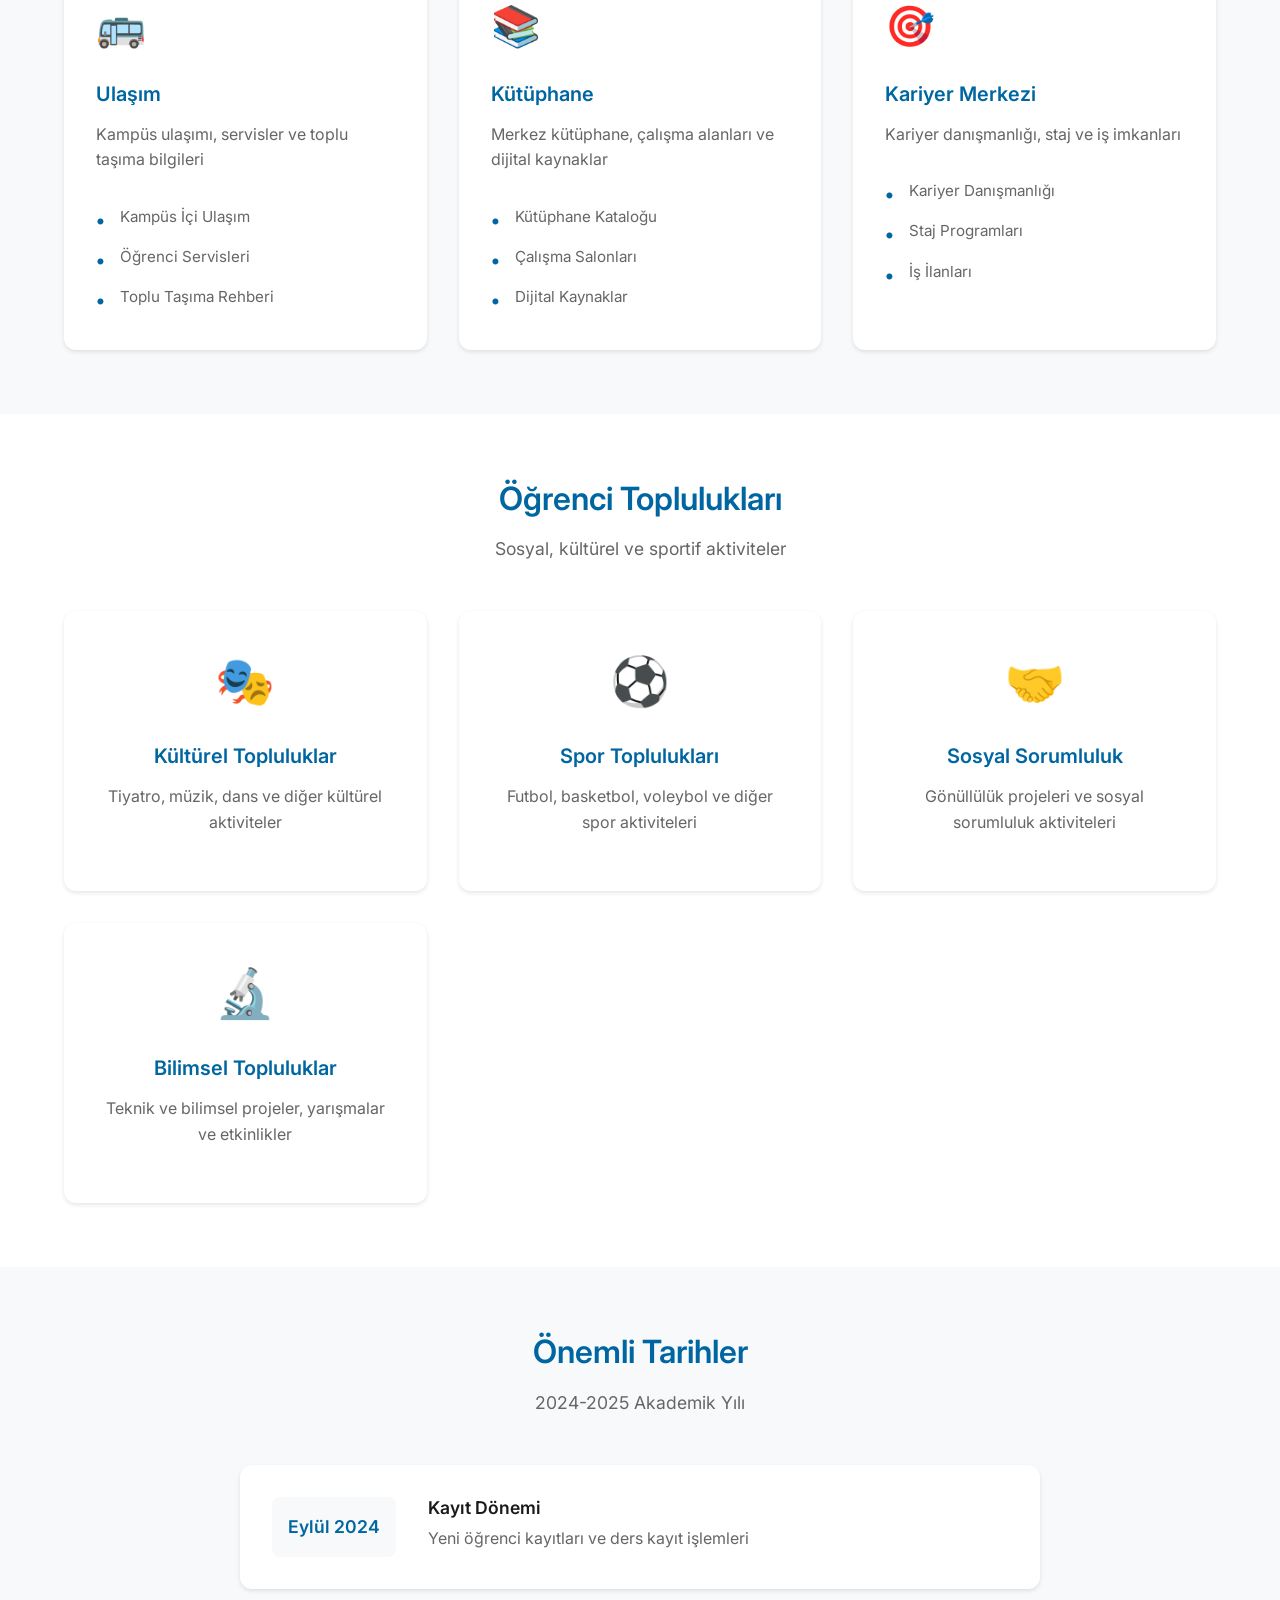
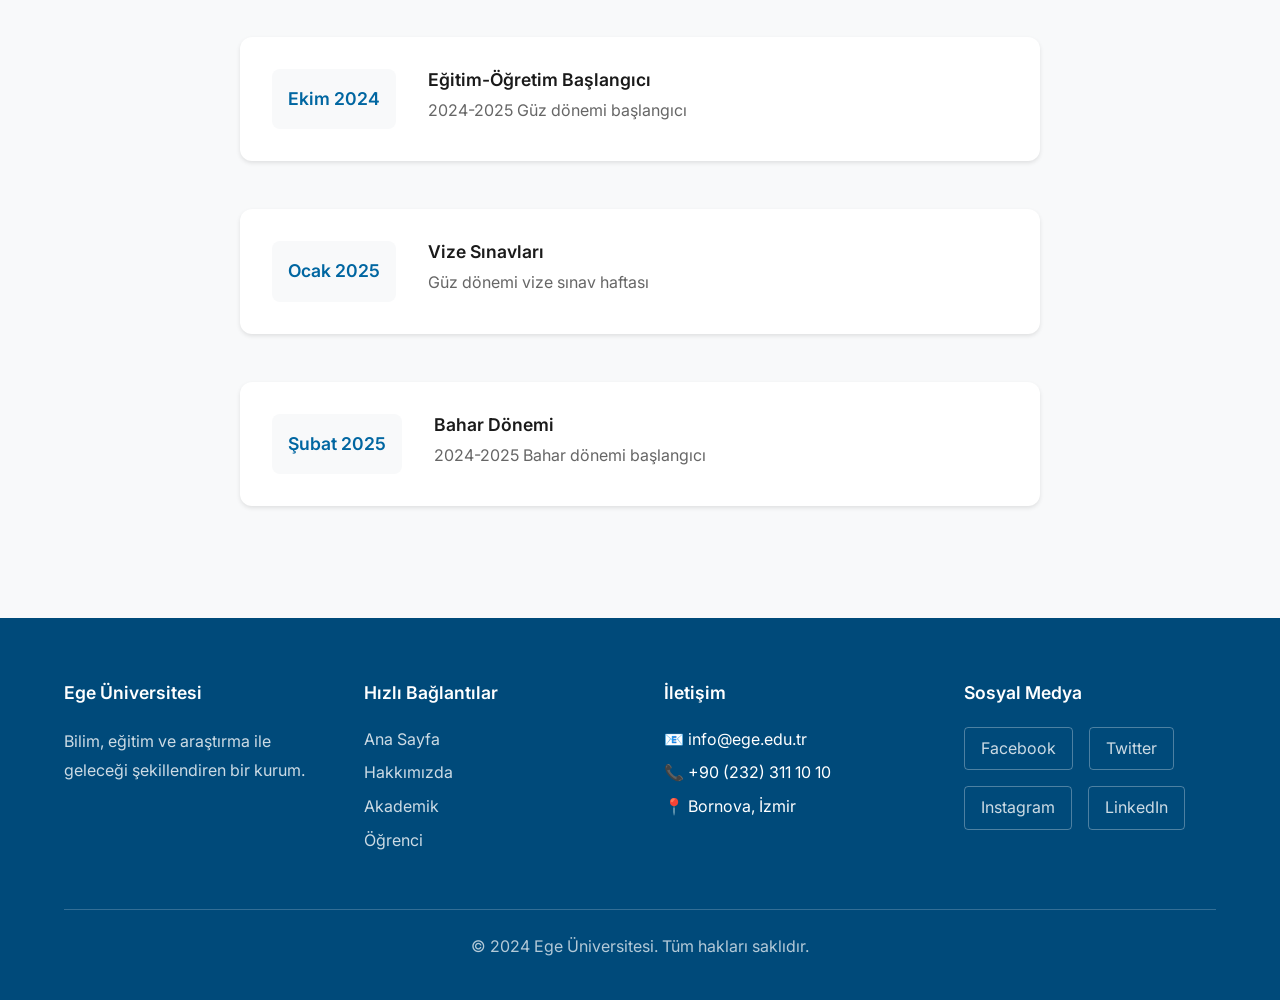
<file: egeWebSite/ogrenci.html>
<!DOCTYPE html>
<html lang="tr">
<head>
    <meta charset="UTF-8">
    <meta name="viewport" content="width=device-width, initial-scale=1.0">
    <meta name="description" content="Ege Üniversitesi Öğrenci İşleri - Kayıt, Ders Programları, Burslar">
    <title>Öğrenci | Ege Üniversitesi</title>
    <link rel="stylesheet" href="styles.css">
    <link rel="preconnect" href="https://fonts.googleapis.com">
    <link rel="preconnect" href="https://fonts.gstatic.com" crossorigin>
    <link href="https://fonts.googleapis.com/css2?family=Inter:wght@300;400;500;600;700&display=swap" rel="stylesheet">
</head>
<body class="light-mode">
    <!-- Üst Bilgi Çubuğu -->
    <div class="top-bar">
        <div class="container">
            <div class="top-bar-content">
                <div class="contact-info">
                    <span>📧 info@ege.edu.tr</span>
                    <span>📞 +90 (232) 311 10 10</span>
                </div>
                <div class="social-links">
                    <a href="#" aria-label="Facebook">Facebook</a>
                    <a href="#" aria-label="Twitter">Twitter</a>
                    <a href="#" aria-label="Instagram">Instagram</a>
                    <a href="#" aria-label="LinkedIn">LinkedIn</a>
                </div>
            </div>
        </div>
    </div>

    <!-- Ana Navigasyon -->
    <header class="main-header">
        <div class="container">
            <nav class="navbar">
                <div class="logo">
                    <img src="logo.png" alt="Ege Üniversitesi Logo" onerror="this.style.display='none'; this.nextElementSibling.style.display='block';">
                    <span class="logo-text" style="display:none;">EGE ÜNİVERSİTESİ</span>
                </div>
                <ul class="nav-menu" id="navMenu">
                    <li><a href="index.html">Ana Sayfa</a></li>
                    <li><a href="hakkimizda.html">Hakkımızda</a></li>
                    <li><a href="akademik.html">Akademik</a></li>
                    <li><a href="arastirma.html">Araştırma</a></li>
                    <li><a href="ogrenci.html" class="active">Öğrenci</a></li>
                    <li><a href="index.html#iletisim">İletişim</a></li>
                </ul>
                <div class="header-actions">
                    <button class="dark-mode-toggle" aria-label="Karanlık Mod" id="darkModeToggle" title="Karanlık Modu Aç/Kapat">
                        <span class="dark-mode-icon">🌙</span>
                        <span class="light-mode-icon">☀️</span>
                    </button>
                    <button class="menu-toggle" aria-label="Menü" id="menuToggle">
                        <span></span>
                        <span></span>
                        <span></span>
                    </button>
                </div>
            </nav>
        </div>
    </header>

    <!-- Sayfa Başlığı -->
    <section class="page-header">
        <div class="container">
            <h1>Öğrenci İşleri</h1>
            <nav class="breadcrumb">
                <a href="index.html">Ana Sayfa</a>
                <span>/</span>
                <span>Öğrenci</span>
            </nav>
        </div>
    </section>

    <!-- Hızlı Erişim -->
    <section class="content-section">
        <div class="container">
            <div class="section-header">
                <h2>Hızlı Erişim</h2>
                <p class="section-subtitle">Öğrenci işleri ile ilgili hızlı bağlantılar</p>
            </div>
            <div class="quick-access-grid">
                <a href="#" class="quick-access-item">
                    <div class="quick-access-icon">📝</div>
                    <h3>Öğrenci Bilgi Sistemi</h3>
                    <p>Ders kayıtları, notlar ve akademik bilgiler</p>
                </a>
                <a href="#" class="quick-access-item">
                    <div class="quick-access-icon">📅</div>
                    <h3>Ders Programları</h3>
                    <p>Dönemlik ders programları ve sınav takvimi</p>
                </a>
                <a href="#" class="quick-access-item">
                    <div class="quick-access-icon">💳</div>
                    <h3>Burs ve Ödeme</h3>
                    <p>Burs başvuruları ve ödeme işlemleri</p>
                </a>
                <a href="#" class="quick-access-item">
                    <div class="quick-access-icon">📄</div>
                    <h3>Belge İşlemleri</h3>
                    <p>Transkript, öğrenci belgesi ve diploma işlemleri</p>
                </a>
            </div>
        </div>
    </section>

    <!-- Öğrenci Hizmetleri -->
    <section class="content-section" style="background-color: var(--bg-light);">
        <div class="container">
            <div class="section-header">
                <h2>Öğrenci Hizmetleri</h2>
                <p class="section-subtitle">Kampüs yaşamınız için gerekli tüm hizmetler</p>
            </div>
            <div class="services-grid">
                <div class="service-card">
                    <div class="service-icon">🏠</div>
                    <h3>Yurt ve Barınma</h3>
                    <p>Öğrenci yurtları, kız ve erkek yurtları hakkında bilgiler ve başvuru süreçleri</p>
                    <ul class="service-list">
                        <li>Kredi ve Yurtlar Kurumu Yurtları</li>
                        <li>Özel Yurt Seçenekleri</li>
                        <li>Barınma Rehberi</li>
                    </ul>
                </div>
                <div class="service-card">
                    <div class="service-icon">🍽️</div>
                    <h3>Yemekhane ve Kafeterya</h3>
                    <p>Kampüs içi yemekhaneler, kafeteryalar ve yemek menüleri</p>
                    <ul class="service-list">
                        <li>Merkez Yemekhane</li>
                        <li>Fakülte Kafeteryaları</li>
                        <li>Yemek Kartı İşlemleri</li>
                    </ul>
                </div>
                <div class="service-card">
                    <div class="service-icon">🏥</div>
                    <h3>Sağlık Hizmetleri</h3>
                    <p>Öğrenci sağlık merkezi, sağlık sigortası ve acil durum hizmetleri</p>
                    <ul class="service-list">
                        <li>Öğrenci Sağlık Merkezi</li>
                        <li>Sağlık Sigortası</li>
                        <li>Psikolojik Danışmanlık</li>
                    </ul>
                </div>
                <div class="service-card">
                    <div class="service-icon">🚌</div>
                    <h3>Ulaşım</h3>
                    <p>Kampüs ulaşımı, servisler ve toplu taşıma bilgileri</p>
                    <ul class="service-list">
                        <li>Kampüs İçi Ulaşım</li>
                        <li>Öğrenci Servisleri</li>
                        <li>Toplu Taşıma Rehberi</li>
                    </ul>
                </div>
                <div class="service-card">
                    <div class="service-icon">📚</div>
                    <h3>Kütüphane</h3>
                    <p>Merkez kütüphane, çalışma alanları ve dijital kaynaklar</p>
                    <ul class="service-list">
                        <li>Kütüphane Kataloğu</li>
                        <li>Çalışma Salonları</li>
                        <li>Dijital Kaynaklar</li>
                    </ul>
                </div>
                <div class="service-card">
                    <div class="service-icon">🎯</div>
                    <h3>Kariyer Merkezi</h3>
                    <p>Kariyer danışmanlığı, staj ve iş imkanları</p>
                    <ul class="service-list">
                        <li>Kariyer Danışmanlığı</li>
                        <li>Staj Programları</li>
                        <li>İş İlanları</li>
                    </ul>
                </div>
            </div>
        </div>
    </section>

    <!-- Öğrenci Toplulukları -->
    <section class="content-section">
        <div class="container">
            <div class="section-header">
                <h2>Öğrenci Toplulukları</h2>
                <p class="section-subtitle">Sosyal, kültürel ve sportif aktiviteler</p>
            </div>
            <div class="academic-grid">
                <div class="academic-card">
                    <div class="academic-icon">🎭</div>
                    <h3>Kültürel Topluluklar</h3>
                    <p>Tiyatro, müzik, dans ve diğer kültürel aktiviteler</p>
                </div>
                <div class="academic-card">
                    <div class="academic-icon">⚽</div>
                    <h3>Spor Toplulukları</h3>
                    <p>Futbol, basketbol, voleybol ve diğer spor aktiviteleri</p>
                </div>
                <div class="academic-card">
                    <div class="academic-icon">🤝</div>
                    <h3>Sosyal Sorumluluk</h3>
                    <p>Gönüllülük projeleri ve sosyal sorumluluk aktiviteleri</p>
                </div>
                <div class="academic-card">
                    <div class="academic-icon">🔬</div>
                    <h3>Bilimsel Topluluklar</h3>
                    <p>Teknik ve bilimsel projeler, yarışmalar ve etkinlikler</p>
                </div>
            </div>
        </div>
    </section>

    <!-- Önemli Tarihler -->
    <section class="content-section" style="background-color: var(--bg-light);">
        <div class="container">
            <div class="section-header">
                <h2>Önemli Tarihler</h2>
                <p class="section-subtitle">2024-2025 Akademik Yılı</p>
            </div>
            <div class="timeline">
                <div class="timeline-item">
                    <div class="timeline-date">Eylül 2024</div>
                    <div class="timeline-content">
                        <h3>Kayıt Dönemi</h3>
                        <p>Yeni öğrenci kayıtları ve ders kayıt işlemleri</p>
                    </div>
                </div>
                <div class="timeline-item">
                    <div class="timeline-date">Ekim 2024</div>
                    <div class="timeline-content">
                        <h3>Eğitim-Öğretim Başlangıcı</h3>
                        <p>2024-2025 Güz dönemi başlangıcı</p>
                    </div>
                </div>
                <div class="timeline-item">
                    <div class="timeline-date">Ocak 2025</div>
                    <div class="timeline-content">
                        <h3>Vize Sınavları</h3>
                        <p>Güz dönemi vize sınav haftası</p>
                    </div>
                </div>
                <div class="timeline-item">
                    <div class="timeline-date">Şubat 2025</div>
                    <div class="timeline-content">
                        <h3>Bahar Dönemi</h3>
                        <p>2024-2025 Bahar dönemi başlangıcı</p>
                    </div>
                </div>
            </div>
        </div>
    </section>

    <!-- Footer -->
    <footer class="main-footer">
        <div class="container">
            <div class="footer-content">
                <div class="footer-section">
                    <h4>Ege Üniversitesi</h4>
                    <p>Bilim, eğitim ve araştırma ile geleceği şekillendiren bir kurum.</p>
                </div>
                <div class="footer-section">
                    <h4>Hızlı Bağlantılar</h4>
                    <ul>
                        <li><a href="index.html">Ana Sayfa</a></li>
                        <li><a href="hakkimizda.html">Hakkımızda</a></li>
                        <li><a href="akademik.html">Akademik</a></li>
                        <li><a href="ogrenci.html">Öğrenci</a></li>
                    </ul>
                </div>
                <div class="footer-section">
                    <h4>İletişim</h4>
                    <ul>
                        <li>📧 info@ege.edu.tr</li>
                        <li>📞 +90 (232) 311 10 10</li>
                        <li>📍 Bornova, İzmir</li>
                    </ul>
                </div>
                <div class="footer-section">
                    <h4>Sosyal Medya</h4>
                    <div class="footer-social">
                        <a href="#" aria-label="Facebook">Facebook</a>
                        <a href="#" aria-label="Twitter">Twitter</a>
                        <a href="#" aria-label="Instagram">Instagram</a>
                        <a href="#" aria-label="LinkedIn">LinkedIn</a>
                    </div>
                </div>
            </div>
            <div class="footer-bottom">
                <p>&copy; 2024 Ege Üniversitesi. Tüm hakları saklıdır.</p>
            </div>
        </div>
    </footer>

    <script src="script.js"></script>
</body>
</html>
</file>
<file: egeWebSite/styles.css>
/* ============================================
   GENEL AYARLAR VE DEĞİŞKENLER
   ============================================ */

:root {
    /* Renk Paleti - Üniversite Kimliği */
    --primary-color: #0066A1;        /* Ana mavi - kurumsal */
    --primary-dark: #004a7a;         /* Koyu mavi */
    --primary-light: #0088cc;        /* Açık mavi */
    --secondary-color: #00A651;      /* Yeşil vurgu */
    --accent-color: #FFC107;         /* Altın sarısı vurgu */
    
    /* Nötr Renkler */
    --text-primary: #1a1a1a;         /* Ana metin */
    --text-secondary: #666666;       /* İkincil metin */
    --text-light: #999999;           /* Açık metin */
    --bg-white: #ffffff;
    --bg-light: #f8f9fa;
    --bg-gray: #e9ecef;
    --border-color: #dee2e6;
    
    /* Tipografi */
    --font-family: 'Inter', -apple-system, BlinkMacSystemFont, 'Segoe UI', sans-serif;
    --font-size-base: 16px;
    --line-height-base: 1.6;
    
    /* Spacing */
    --spacing-xs: 0.5rem;
    --spacing-sm: 1rem;
    --spacing-md: 1.5rem;
    --spacing-lg: 2rem;
    --spacing-xl: 3rem;
    --spacing-xxl: 4rem;
    
    /* Border Radius */
    --radius-sm: 4px;
    --radius-md: 8px;
    --radius-lg: 12px;
    
    /* Shadows */
    --shadow-sm: 0 2px 4px rgba(0, 0, 0, 0.1);
    --shadow-md: 0 4px 6px rgba(0, 0, 0, 0.1);
    --shadow-lg: 0 10px 25px rgba(0, 0, 0, 0.15);
    
    /* Transitions */
    --transition: all 0.3s ease;
}

/* Dark Mode Renk Değişkenleri */
body.dark-mode {
    --text-primary: #e0e0e0;
    --text-secondary: #b0b0b0;
    --text-light: #888888;
    --bg-white: #1a1a1a;
    --bg-light: #2d2d2d;
    --bg-gray: #3a3a3a;
    --border-color: #444444;
    --primary-dark: #0088cc;
}

/* Dark Mode Hero Section Stilleri */
body.dark-mode .hero {
    background: linear-gradient(135deg, #003d5c 0%, #001a2e 100%);
}

body.dark-mode .hero-title {
    color: #ffffff;
    text-shadow: 2px 2px 8px rgba(0, 0, 0, 0.5);
}

body.dark-mode .hero-subtitle {
    color: #e8e8e8;
    opacity: 1;
}

body.dark-mode .hero-overlay {
    background: rgba(0, 0, 0, 0.3);
}

body.dark-mode .btn-secondary {
    color: #ffffff;
    border-color: #ffffff;
}

body.dark-mode .btn-secondary:hover {
    background-color: #ffffff;
    color: #003d5c;
}

body.dark-mode .scroll-indicator span {
    border-color: #ffffff;
}

body.dark-mode .scroll-indicator span::before {
    background-color: #ffffff;
}

body.dark-mode .page-header {
    background: linear-gradient(135deg, #003d5c 0%, #001a2e 100%);
}

body.dark-mode .page-header h1 {
    color: #ffffff;
}

/* Reset ve Base Styles */
* {
    margin: 0;
    padding: 0;
    box-sizing: border-box;
}

html {
    scroll-behavior: smooth;
}

body {
    font-family: var(--font-family);
    font-size: var(--font-size-base);
    line-height: var(--line-height-base);
    color: var(--text-primary);
    background-color: var(--bg-white);
    overflow-x: hidden;
}

/* ============================================
   TYPOGRAPHY
   ============================================ */

h1, h2, h3, h4, h5, h6 {
    font-weight: 600;
    line-height: 1.2;
    margin-bottom: var(--spacing-md);
    color: var(--text-primary);
}

h1 {
    font-size: 2.5rem;
    font-weight: 700;
}

h2 {
    font-size: 2rem;
}

h3 {
    font-size: 1.5rem;
}

p {
    margin-bottom: var(--spacing-sm);
}

a {
    text-decoration: none;
    color: var(--primary-color);
    transition: var(--transition);
}

a:hover {
    color: var(--primary-dark);
}

/* ============================================
   CONTAINER
   ============================================ */

.container {
    max-width: 1200px;
    margin: 0 auto;
    padding: 0 var(--spacing-md);
    width: 100%;
}

/* Container içerik hizalaması */
.container > * {
    width: 100%;
}

/* ============================================
   ÜST BİLGİ ÇUBUĞU
   ============================================ */

.top-bar {
    background-color: var(--primary-dark);
    color: var(--bg-white);
    padding: var(--spacing-xs) 0;
    font-size: 0.875rem;
}

.top-bar-content {
    display: flex;
    justify-content: space-between;
    align-items: center;
    flex-wrap: wrap;
    gap: var(--spacing-sm);
}

body.dark-mode .top-bar {
    background-color: #001a2e;
    color: #e8e8e8;
}

.contact-info {
    display: flex;
    align-items: center;
    gap: var(--spacing-md);
    flex-wrap: wrap;
}

.contact-info span {
    display: flex;
    align-items: center;
    gap: 0.25rem;
    color: var(--bg-white);
}

/* Dark mode'da iletişim bilgileri görünürlüğü */
body.dark-mode .contact-info span {
    color: #e8e8e8;
}

.social-links {
    display: flex;
    gap: var(--spacing-sm);
}

.social-links a {
    color: var(--bg-white);
    opacity: 0.9;
}

body.dark-mode .social-links a {
    color: #e8e8e8;
    opacity: 0.9;
}

body.dark-mode .social-links a:hover {
    color: var(--accent-color);
    opacity: 1;
}

.social-links a:hover {
    opacity: 1;
    color: var(--accent-color);
}

/* ============================================
   ANA NAVİGASYON
   ============================================ */

.main-header {
    background-color: var(--bg-white);
    box-shadow: var(--shadow-sm);
    position: sticky;
    top: 0;
    z-index: 1000;
}

.navbar {
    display: flex;
    justify-content: space-between;
    align-items: center;
    padding: var(--spacing-sm) 0;
    gap: var(--spacing-md);
    min-height: 130px;
}

.header-actions {
    display: flex;
    align-items: center;
    gap: var(--spacing-sm);
}

.logo {
    display: flex;
    align-items: center;
    gap: var(--spacing-sm);
    flex-shrink: 0;
    background: transparent;
    padding: 0;
    border: none;
}

.logo img {
    height: 120px;
    width: auto;
    object-fit: contain;
    max-width: 300px;
    transition: var(--transition);
    background: transparent !important;
    border: none !important;
    padding: 0 !important;
    display: block;
    margin: 0;
    /* Beyaz arka planı kaldırmak için - CSS filtreleri */
    image-rendering: -webkit-optimize-contrast;
    image-rendering: crisp-edges;
}

/* Light mode'da beyaz arka planı kaldırmak için multiply blend mode */
body.light-mode .logo img {
    mix-blend-mode: multiply;
    filter: contrast(1.1);
}

/* Dark mode'da logo görünürlüğü - blend mode kaldırıldı */
body.dark-mode .logo img {
    filter: brightness(1.25) contrast(1.15) saturate(1.1);
    opacity: 1;
    mix-blend-mode: normal;
    /* Hafif glow efekti ekle */
    box-shadow: 0 0 10px rgba(0, 102, 161, 0.2);
}

/* Logo container'ına da şeffaf arka plan */
.logo {
    background-color: transparent !important;
    background-image: none !important;
    padding: 0 !important;
    border: none !important;
}

.logo-text {
    font-size: 1.25rem;
    font-weight: 700;
    color: var(--primary-color);
    white-space: nowrap;
}

body.dark-mode .logo-text {
    color: #ffffff;
}

.nav-menu {
    display: flex;
    list-style: none;
    gap: var(--spacing-lg);
    align-items: center;
}

.nav-menu a {
    color: var(--text-primary);
    font-weight: 500;
    padding: var(--spacing-xs) 0;
    position: relative;
}

.nav-menu a::after {
    content: '';
    position: absolute;
    bottom: 0;
    left: 0;
    width: 0;
    height: 2px;
    background-color: var(--primary-color);
    transition: var(--transition);
}

.nav-menu a:hover::after,
.nav-menu a.active::after {
    width: 100%;
}

.nav-menu a.active {
    color: var(--primary-color);
}

/* Dark Mode Toggle Butonu */
.dark-mode-toggle {
    display: flex;
    align-items: center;
    justify-content: center;
    width: 40px;
    height: 40px;
    border: 2px solid var(--border-color);
    border-radius: 50%;
    background-color: transparent;
    cursor: pointer;
    transition: var(--transition);
    position: relative;
    overflow: hidden;
}

.dark-mode-toggle:hover {
    background-color: var(--bg-light);
    border-color: var(--primary-color);
    transform: scale(1.1);
}

.dark-mode-toggle:focus {
    outline: 2px solid var(--primary-color);
    outline-offset: 2px;
}

.dark-mode-icon,
.light-mode-icon {
    font-size: 1.2rem;
    position: absolute;
    transition: var(--transition);
}

.light-mode-icon {
    opacity: 0;
    transform: rotate(90deg) scale(0);
}

.dark-mode-icon {
    opacity: 1;
    transform: rotate(0deg) scale(1);
}

body.dark-mode .dark-mode-icon {
    opacity: 0;
    transform: rotate(-90deg) scale(0);
}

body.dark-mode .light-mode-icon {
    opacity: 1;
    transform: rotate(0deg) scale(1);
}

.menu-toggle {
    display: none;
    flex-direction: column;
    gap: 5px;
    background: none;
    border: none;
    cursor: pointer;
    padding: var(--spacing-xs);
}

.menu-toggle span {
    width: 25px;
    height: 3px;
    background-color: var(--text-primary);
    transition: var(--transition);
}

/* ============================================
   HERO SECTION
   ============================================ */

.hero {
    position: relative;
    height: 600px;
    background: linear-gradient(135deg, var(--primary-color) 0%, var(--primary-dark) 100%);
    display: flex;
    align-items: center;
    justify-content: center;
    color: var(--bg-white);
    text-align: center;
    overflow: hidden;
}

.hero::before {
    content: '';
    position: absolute;
    top: 0;
    left: 0;
    right: 0;
    bottom: 0;
    background: url('data:image/svg+xml,<svg width="100" height="100" xmlns="http://www.w3.org/2000/svg"><defs><pattern id="grid" width="100" height="100" patternUnits="userSpaceOnUse"><path d="M 100 0 L 0 0 0 100" fill="none" stroke="rgba(255,255,255,0.05)" stroke-width="1"/></pattern></defs><rect width="100" height="100" fill="url(%23grid)"/></svg>');
    opacity: 0.3;
}

.hero-overlay {
    position: absolute;
    top: 0;
    left: 0;
    right: 0;
    bottom: 0;
    background: rgba(0, 0, 0, 0.2);
}

.hero-content {
    position: relative;
    z-index: 2;
    max-width: 900px;
    padding: 0 var(--spacing-md);
    margin: 0 auto;
    text-align: center;
}

.hero-title {
    font-size: 3.5rem;
    font-weight: 700;
    margin-bottom: var(--spacing-md);
    color: var(--bg-white);
    text-shadow: 2px 2px 4px rgba(0, 0, 0, 0.3);
    line-height: 1.2;
}

.hero-subtitle {
    font-size: 1.25rem;
    margin-bottom: var(--spacing-lg);
    opacity: 0.95;
    line-height: 1.6;
    max-width: 700px;
    margin-left: auto;
    margin-right: auto;
}

.hero-buttons {
    display: flex;
    gap: var(--spacing-md);
    justify-content: center;
    align-items: center;
    flex-wrap: wrap;
    margin-top: var(--spacing-lg);
}

/* ============================================
   BUTTONS
   ============================================ */

.btn {
    display: inline-block;
    padding: var(--spacing-sm) var(--spacing-lg);
    border-radius: var(--radius-md);
    font-weight: 500;
    text-align: center;
    transition: var(--transition);
    cursor: pointer;
    border: 2px solid transparent;
}

.btn-primary {
    background-color: var(--secondary-color);
    color: var(--bg-white);
}

.btn-primary:hover {
    background-color: #008a45;
    transform: translateY(-2px);
    box-shadow: var(--shadow-md);
}

.btn-secondary {
    background-color: transparent;
    color: var(--bg-white);
    border-color: var(--bg-white);
}

.btn-secondary:hover {
    background-color: var(--bg-white);
    color: var(--primary-color);
}

.btn-outline {
    background-color: transparent;
    color: var(--primary-color);
    border-color: var(--primary-color);
}

.btn-outline:hover {
    background-color: var(--primary-color);
    color: var(--bg-white);
}

/* ============================================
   SCROLL INDICATOR
   ============================================ */

.scroll-indicator {
    position: absolute;
    bottom: var(--spacing-lg);
    left: 50%;
    transform: translateX(-50%);
    z-index: 2;
}

.scroll-indicator span {
    display: block;
    width: 30px;
    height: 50px;
    border: 2px solid var(--bg-white);
    border-radius: 25px;
    position: relative;
}

.scroll-indicator span::before {
    content: '';
    position: absolute;
    top: 10px;
    left: 50%;
    transform: translateX(-50%);
    width: 6px;
    height: 6px;
    background-color: var(--bg-white);
    border-radius: 50%;
    animation: scroll 2s infinite;
}

@keyframes scroll {
    0% {
        opacity: 1;
        transform: translateX(-50%) translateY(0);
    }
    100% {
        opacity: 0;
        transform: translateX(-50%) translateY(20px);
    }
}

/* ============================================
   QUICK ACCESS SECTION
   ============================================ */

.quick-access {
    padding: var(--spacing-xxl) 0;
    background-color: var(--bg-light);
}

.quick-access-grid {
    display: grid;
    grid-template-columns: repeat(auto-fit, minmax(250px, 1fr));
    gap: var(--spacing-lg);
}

.quick-access-item {
    background-color: var(--bg-white);
    padding: var(--spacing-lg);
    border-radius: var(--radius-lg);
    text-align: center;
    transition: var(--transition);
    box-shadow: var(--shadow-sm);
    color: var(--text-primary);
}

.quick-access-item:hover {
    transform: translateY(-5px);
    box-shadow: var(--shadow-lg);
}

.quick-access-icon {
    font-size: 3rem;
    margin-bottom: var(--spacing-md);
}

.quick-access-item h3 {
    color: var(--primary-color);
    margin-bottom: var(--spacing-sm);
}

.quick-access-item p {
    color: var(--text-secondary);
    font-size: 0.9rem;
}

/* ============================================
   SECTION HEADER
   ============================================ */

.section-header {
    text-align: center;
    margin-bottom: var(--spacing-xl);
    max-width: 800px;
    margin-left: auto;
    margin-right: auto;
}

.section-header h2 {
    color: var(--primary-color);
    margin-bottom: var(--spacing-sm);
    line-height: 1.3;
}

.section-subtitle {
    color: var(--text-secondary);
    font-size: 1.1rem;
    line-height: 1.6;
}

/* ============================================
   ABOUT SECTION
   ============================================ */

.about-section {
    padding: var(--spacing-xxl) 0;
}

.about-content {
    display: grid;
    grid-template-columns: 1fr 1fr;
    gap: var(--spacing-xl);
    align-items: center;
}

.about-text p {
    margin-bottom: var(--spacing-md);
    color: var(--text-secondary);
    line-height: 1.8;
}

.about-stats {
    display: grid;
    grid-template-columns: repeat(2, 1fr);
    gap: var(--spacing-lg);
}

.stat-item {
    text-align: center;
    padding: var(--spacing-lg);
    background-color: var(--bg-light);
    border-radius: var(--radius-lg);
}

.stat-number {
    font-size: 2.5rem;
    font-weight: 700;
    color: var(--primary-color);
    margin-bottom: var(--spacing-xs);
}

.stat-label {
    color: var(--text-secondary);
    font-weight: 500;
}

/* ============================================
   NEWS SECTION
   ============================================ */

.news-section {
    padding: var(--spacing-xxl) 0;
    background-color: var(--bg-light);
}

.news-grid {
    display: grid;
    grid-template-columns: repeat(auto-fit, minmax(300px, 1fr));
    gap: var(--spacing-lg);
}

.news-card {
    background-color: var(--bg-white);
    padding: var(--spacing-lg);
    border-radius: var(--radius-lg);
    box-shadow: var(--shadow-sm);
    transition: var(--transition);
}

.news-card:hover {
    transform: translateY(-5px);
    box-shadow: var(--shadow-lg);
}

.news-date {
    color: var(--primary-color);
    font-size: 0.875rem;
    font-weight: 500;
    margin-bottom: var(--spacing-sm);
}

.news-card h3 {
    color: var(--text-primary);
    margin-bottom: var(--spacing-sm);
    font-size: 1.25rem;
}

.news-card p {
    color: var(--text-secondary);
    margin-bottom: var(--spacing-md);
}

.news-link {
    color: var(--primary-color);
    font-weight: 500;
}

.news-link:hover {
    color: var(--primary-dark);
}

/* ============================================
   CONTACT SECTION
   ============================================ */

.contact-section {
    padding: var(--spacing-xxl) 0;
}

.contact-grid {
    display: grid;
    grid-template-columns: repeat(auto-fit, minmax(250px, 1fr));
    gap: var(--spacing-lg);
}

.contact-info-card {
    text-align: center;
    padding: var(--spacing-xl);
    background-color: var(--bg-light);
    border-radius: var(--radius-lg);
    transition: var(--transition);
}

.contact-info-card:hover {
    transform: translateY(-5px);
    box-shadow: var(--shadow-md);
}

.contact-icon {
    font-size: 3rem;
    margin-bottom: var(--spacing-md);
}

.contact-info-card h3 {
    color: var(--primary-color);
    margin-bottom: var(--spacing-sm);
}

.contact-info-card p {
    color: var(--text-secondary);
}

/* ============================================
   FOOTER
   ============================================ */

.main-footer {
    background-color: var(--primary-dark);
    color: var(--bg-white);
    padding: var(--spacing-xxl) 0 var(--spacing-md);
}

.footer-content {
    display: grid;
    grid-template-columns: repeat(auto-fit, minmax(250px, 1fr));
    gap: var(--spacing-xl);
    margin-bottom: var(--spacing-xl);
}

.footer-section h4 {
    color: var(--bg-white);
    margin-bottom: var(--spacing-md);
    font-size: 1.1rem;
}

.footer-section p {
    color: rgba(255, 255, 255, 0.8);
    line-height: 1.8;
}

.footer-section ul {
    list-style: none;
}

.footer-section ul li {
    margin-bottom: var(--spacing-xs);
}

.footer-section ul li a {
    color: rgba(255, 255, 255, 0.8);
    transition: var(--transition);
}

.footer-section ul li a:hover {
    color: var(--accent-color);
}

.footer-social {
    display: flex;
    gap: var(--spacing-sm);
    flex-wrap: wrap;
}

.footer-social a {
    color: rgba(255, 255, 255, 0.8);
    padding: var(--spacing-xs) var(--spacing-sm);
    border: 1px solid rgba(255, 255, 255, 0.3);
    border-radius: var(--radius-sm);
    transition: var(--transition);
}

.footer-social a:hover {
    color: var(--accent-color);
    border-color: var(--accent-color);
}

.footer-bottom {
    text-align: center;
    padding-top: var(--spacing-md);
    border-top: 1px solid rgba(255, 255, 255, 0.2);
    color: rgba(255, 255, 255, 0.7);
}

/* ============================================
   PAGE HEADER (Alt Sayfalar İçin)
   ============================================ */

.page-header {
    background: linear-gradient(135deg, var(--primary-color) 0%, var(--primary-dark) 100%);
    color: var(--bg-white);
    padding: var(--spacing-xxl) 0 var(--spacing-lg);
    text-align: center;
}

.page-header h1 {
    color: var(--bg-white);
    margin-bottom: var(--spacing-md);
}

.breadcrumb {
    display: flex;
    justify-content: center;
    align-items: center;
    gap: var(--spacing-xs);
    font-size: 0.9rem;
}

.breadcrumb a {
    color: rgba(255, 255, 255, 0.8);
}

.breadcrumb a:hover {
    color: var(--bg-white);
}

.breadcrumb span {
    color: rgba(255, 255, 255, 0.6);
}

/* ============================================
   CONTENT SECTION (Alt Sayfalar)
   ============================================ */

.content-section {
    padding: var(--spacing-xxl) 0;
}

.content-wrapper {
    display: grid;
    grid-template-columns: 1fr 1fr;
    gap: var(--spacing-xl);
    align-items: center;
}

.content-text h2 {
    color: var(--primary-color);
    margin-bottom: var(--spacing-md);
}

.content-text p {
    color: var(--text-secondary);
    line-height: 1.8;
    margin-bottom: var(--spacing-md);
}

.placeholder-image {
    background-color: var(--bg-gray);
    height: 300px;
    border-radius: var(--radius-lg);
    display: flex;
    align-items: center;
    justify-content: center;
    color: var(--text-light);
    font-weight: 500;
}

/* ============================================
   MISSION VISION SECTION
   ============================================ */

.mission-vision {
    padding: var(--spacing-xxl) 0;
    background-color: var(--bg-light);
}

.mv-grid {
    display: grid;
    grid-template-columns: repeat(auto-fit, minmax(400px, 1fr));
    gap: var(--spacing-xl);
}

.mv-card {
    background-color: var(--bg-white);
    padding: var(--spacing-xl);
    border-radius: var(--radius-lg);
    box-shadow: var(--shadow-sm);
    text-align: center;
}

.mv-icon {
    font-size: 3.5rem;
    margin-bottom: var(--spacing-md);
}

.mv-card h2 {
    color: var(--primary-color);
    margin-bottom: var(--spacing-md);
}

.mv-card p {
    color: var(--text-secondary);
    line-height: 1.8;
}

/* ============================================
   ACADEMIC UNITS SECTION
   ============================================ */

.academic-units {
    padding: var(--spacing-xxl) 0;
}

.academic-units h2 {
    text-align: center;
    color: var(--primary-color);
    margin-bottom: var(--spacing-xl);
}

.units-grid {
    display: grid;
    grid-template-columns: repeat(auto-fit, minmax(300px, 1fr));
    gap: var(--spacing-lg);
}

.unit-card {
    background-color: var(--bg-light);
    padding: var(--spacing-lg);
    border-radius: var(--radius-lg);
    border-left: 4px solid var(--primary-color);
}

.unit-card h3 {
    color: var(--primary-color);
    margin-bottom: var(--spacing-sm);
}

.unit-card p {
    color: var(--text-secondary);
    margin-bottom: var(--spacing-md);
}

.unit-card ul {
    list-style: none;
    padding-left: 0;
}

.unit-card ul li {
    padding: var(--spacing-xs) 0;
    color: var(--text-secondary);
    position: relative;
    padding-left: var(--spacing-md);
}

.unit-card ul li::before {
    content: '✓';
    position: absolute;
    left: 0;
    color: var(--secondary-color);
    font-weight: bold;
}

/* ============================================
   VALUES SECTION
   ============================================ */

.values-section {
    padding: var(--spacing-xxl) 0;
    background-color: var(--bg-light);
}

.values-section h2 {
    text-align: center;
    color: var(--primary-color);
    margin-bottom: var(--spacing-xl);
}

.values-grid {
    display: grid;
    grid-template-columns: repeat(auto-fit, minmax(250px, 1fr));
    gap: var(--spacing-lg);
}

.value-item {
    background-color: var(--bg-white);
    padding: var(--spacing-lg);
    border-radius: var(--radius-lg);
    text-align: center;
    box-shadow: var(--shadow-sm);
    transition: var(--transition);
}

.value-item:hover {
    transform: translateY(-5px);
    box-shadow: var(--shadow-md);
}

.value-icon {
    font-size: 2.5rem;
    margin-bottom: var(--spacing-md);
}

.value-item h3 {
    color: var(--primary-color);
    margin-bottom: var(--spacing-sm);
    font-size: 1.1rem;
}

.value-item p {
    color: var(--text-secondary);
    font-size: 0.9rem;
}

/* ============================================
   ACADEMIC PAGE STYLES
   ============================================ */

.academic-grid {
    display: grid;
    grid-template-columns: repeat(auto-fit, minmax(280px, 1fr));
    gap: var(--spacing-lg);
}

.academic-card {
    background-color: var(--bg-white);
    padding: var(--spacing-lg);
    border-radius: var(--radius-lg);
    box-shadow: var(--shadow-sm);
    transition: var(--transition);
    text-align: center;
}

.academic-card:hover {
    transform: translateY(-5px);
    box-shadow: var(--shadow-lg);
}

.academic-icon {
    font-size: 3rem;
    margin-bottom: var(--spacing-md);
}

.academic-card h3 {
    color: var(--primary-color);
    margin-bottom: var(--spacing-sm);
    font-size: 1.25rem;
}

.academic-card p {
    color: var(--text-secondary);
    margin-bottom: var(--spacing-md);
    line-height: 1.6;
}

.academic-link {
    color: var(--primary-color);
    font-weight: 500;
    display: inline-block;
    margin-top: var(--spacing-sm);
}

.academic-link:hover {
    color: var(--primary-dark);
}

/* ============================================
   STUDENT PAGE STYLES
   ============================================ */

.services-grid {
    display: grid;
    grid-template-columns: repeat(auto-fit, minmax(300px, 1fr));
    gap: var(--spacing-lg);
}

.service-card {
    background-color: var(--bg-white);
    padding: var(--spacing-lg);
    border-radius: var(--radius-lg);
    box-shadow: var(--shadow-sm);
    transition: var(--transition);
}

.service-card:hover {
    transform: translateY(-5px);
    box-shadow: var(--shadow-md);
}

.service-icon {
    font-size: 2.5rem;
    margin-bottom: var(--spacing-md);
}

.service-card h3 {
    color: var(--primary-color);
    margin-bottom: var(--spacing-sm);
    font-size: 1.25rem;
}

.service-card p {
    color: var(--text-secondary);
    margin-bottom: var(--spacing-md);
    line-height: 1.6;
}

.service-list {
    list-style: none;
    padding-left: 0;
    margin-top: var(--spacing-md);
}

.service-list li {
    padding: var(--spacing-xs) 0;
    color: var(--text-secondary);
    position: relative;
    padding-left: var(--spacing-md);
    font-size: 0.95rem;
}

.service-list li::before {
    content: '•';
    position: absolute;
    left: 0;
    color: var(--primary-color);
    font-weight: bold;
    font-size: 1.2rem;
}

/* Timeline Styles */
.timeline {
    max-width: 800px;
    margin: 0 auto;
}

.timeline-item {
    display: flex;
    gap: var(--spacing-lg);
    margin-bottom: var(--spacing-xl);
    padding: var(--spacing-lg);
    background-color: var(--bg-white);
    border-radius: var(--radius-lg);
    box-shadow: var(--shadow-sm);
    transition: var(--transition);
}

.timeline-item:hover {
    box-shadow: var(--shadow-md);
    transform: translateX(5px);
}

.timeline-date {
    min-width: 120px;
    font-weight: 600;
    color: var(--primary-color);
    font-size: 1.1rem;
    padding: var(--spacing-sm);
    background-color: var(--bg-light);
    border-radius: var(--radius-md);
    text-align: center;
    align-self: flex-start;
}

.timeline-content h3 {
    color: var(--text-primary);
    margin-bottom: var(--spacing-xs);
    font-size: 1.1rem;
}

.timeline-content p {
    color: var(--text-secondary);
    margin: 0;
    line-height: 1.6;
}

/* Research Stats */
.research-stats,
.international-stats {
    display: grid;
    grid-template-columns: repeat(auto-fit, minmax(150px, 1fr));
    gap: var(--spacing-lg);
}

/* ============================================
   RESPONSIVE DESIGN
   ============================================ */

@media (max-width: 768px) {
    /* Typography */
    h1 {
        font-size: 2rem;
    }
    
    h2 {
        font-size: 1.5rem;
    }
    
    .hero-title {
        font-size: 2.5rem;
    }
    
    .hero-subtitle {
        font-size: 1.1rem;
    }
    
    /* Navigation */
    .menu-toggle {
        display: flex;
    }
    
    .dark-mode-toggle {
        display: flex;
    }
    
    .nav-menu {
        position: fixed;
        top: 80px;
        left: -100%;
        width: 100%;
        background-color: var(--bg-white);
        flex-direction: column;
        padding: var(--spacing-lg);
        box-shadow: var(--shadow-lg);
        transition: var(--transition);
        z-index: 999;
    }
    
        body.dark-mode .nav-menu {
        background-color: var(--bg-white);
    }
    
    .navbar {
        flex-wrap: wrap;
    }
    
    .logo {
        order: 1;
    }
    
    .logo img {
        height: 90px;
        max-width: 250px;
    }
    
    body.dark-mode .logo img {
        filter: brightness(1.25) contrast(1.15) saturate(1.1);
        mix-blend-mode: normal;
        box-shadow: 0 0 8px rgba(0, 102, 161, 0.2);
    }
    
    .header-actions {
        order: 2;
        margin-left: auto;
    }
    
    .nav-menu {
        order: 3;
        width: 100%;
        margin-top: var(--spacing-md);
    }
    
    .nav-menu.active {
        left: 0;
    }
    
    /* Layout */
    .about-content,
    .content-wrapper {
        grid-template-columns: 1fr;
    }
    
    .about-stats {
        grid-template-columns: repeat(2, 1fr);
    }
    
    .mv-grid {
        grid-template-columns: 1fr;
    }
    
    .top-bar-content {
        flex-direction: column;
        text-align: center;
    }
    
    .dark-mode-toggle {
        width: 36px;
        height: 36px;
    }
    
    .header-actions {
        gap: var(--spacing-xs);
    }
    
    /* Spacing */
    .hero {
        height: 500px;
    }
    
    .quick-access-grid,
    .news-grid,
    .contact-grid,
    .academic-grid,
    .services-grid {
        grid-template-columns: 1fr;
    }
    
    .timeline-item {
        flex-direction: column;
        gap: var(--spacing-sm);
    }
    
    .timeline-date {
        min-width: auto;
        width: 100%;
    }
}

@media (max-width: 480px) {
    .container {
        padding: 0 var(--spacing-sm);
    }
    
    .hero-title {
        font-size: 2rem;
    }
    
    .hero-buttons {
        flex-direction: column;
    }
    
    .btn {
        width: 100%;
    }
    
    .about-stats {
        grid-template-columns: 1fr;
    }
}

/* ============================================
   ACCESSIBILITY
   ============================================ */

/* Focus states for keyboard navigation */
a:focus,
button:focus {
    outline: 2px solid var(--primary-color);
    outline-offset: 2px;
}

/* Skip to main content link */
.skip-link {
    position: absolute;
    top: -40px;
    left: 0;
    background: var(--primary-color);
    color: var(--bg-white);
    padding: 8px;
    z-index: 100;
}

.skip-link:focus {
    top: 0;
}

/* Screen reader only */
.sr-only {
    position: absolute;
    width: 1px;
    height: 1px;
    padding: 0;
    margin: -1px;
    overflow: hidden;
    clip: rect(0, 0, 0, 0);
    white-space: nowrap;
    border-width: 0;
}

/* Print styles */
@media print {
    .top-bar,
    .main-header,
    .hero,
    .main-footer {
        display: none;
    }
}
</file>
